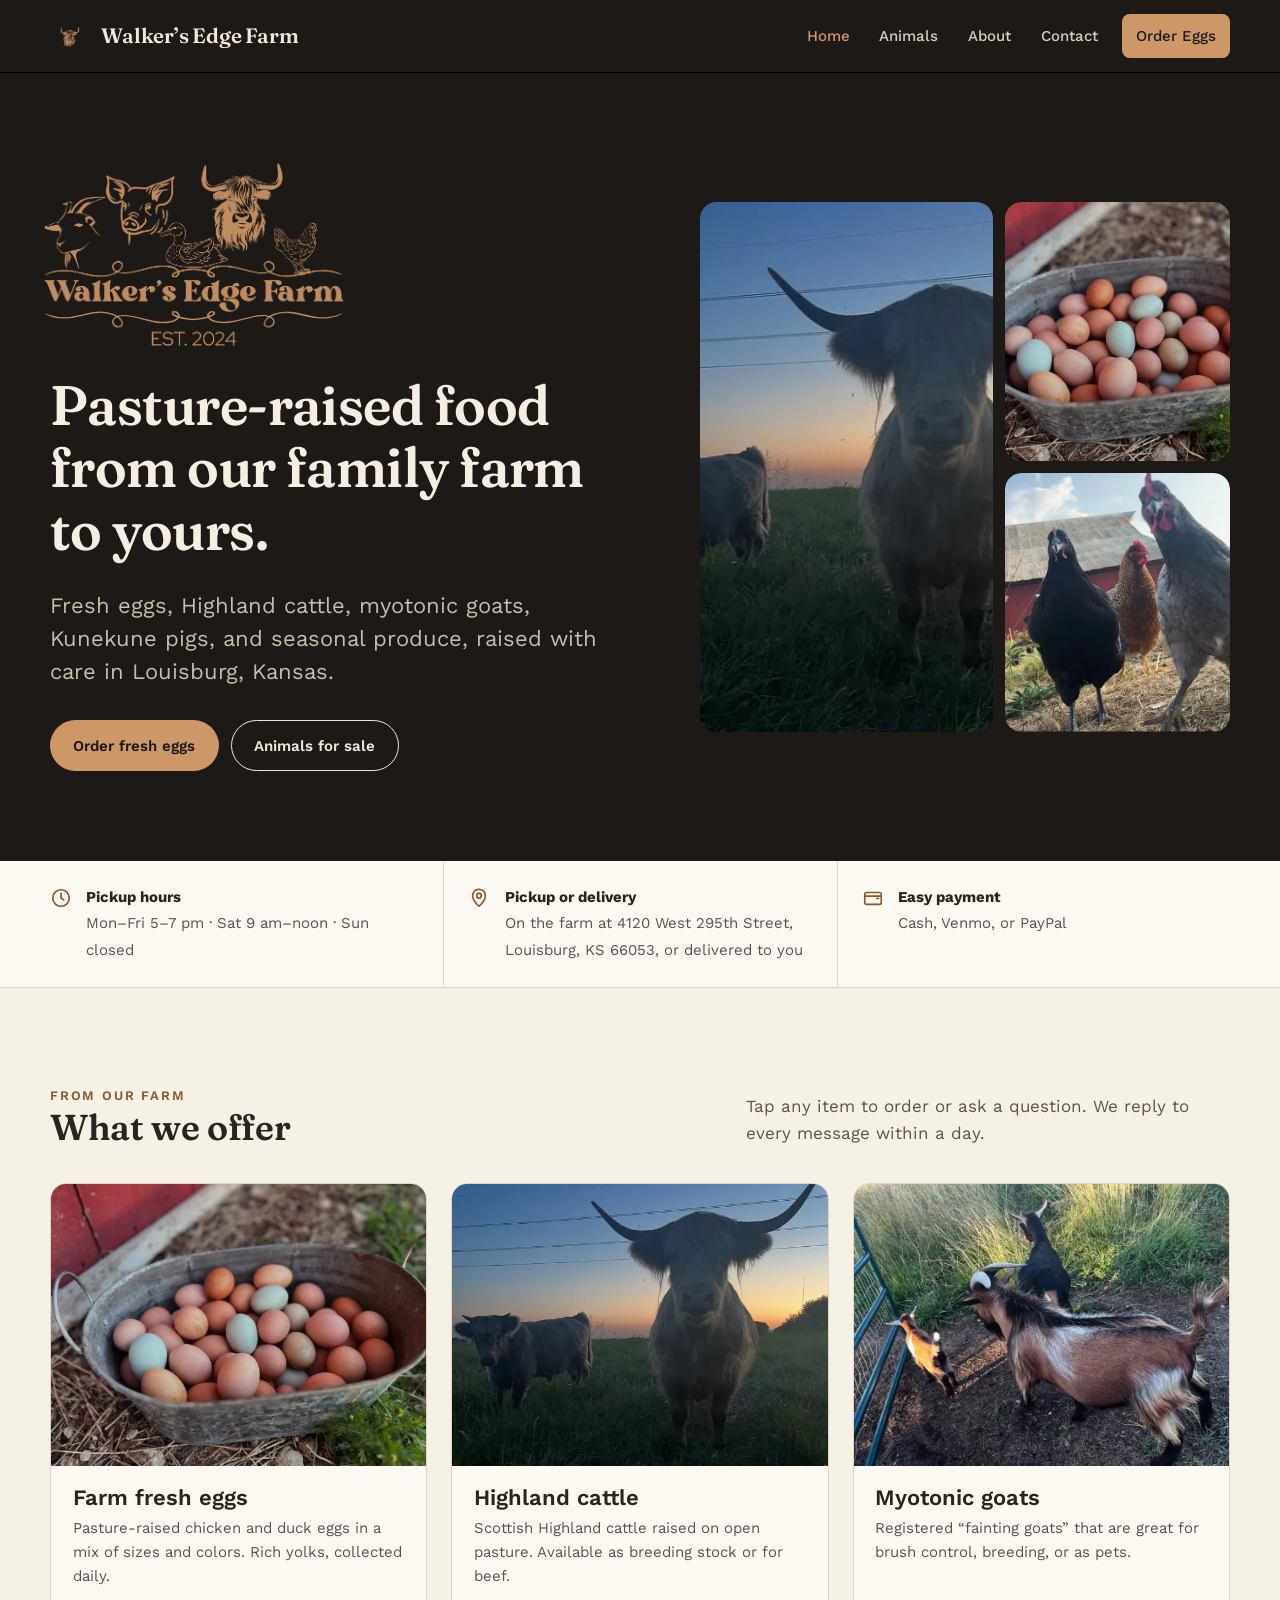
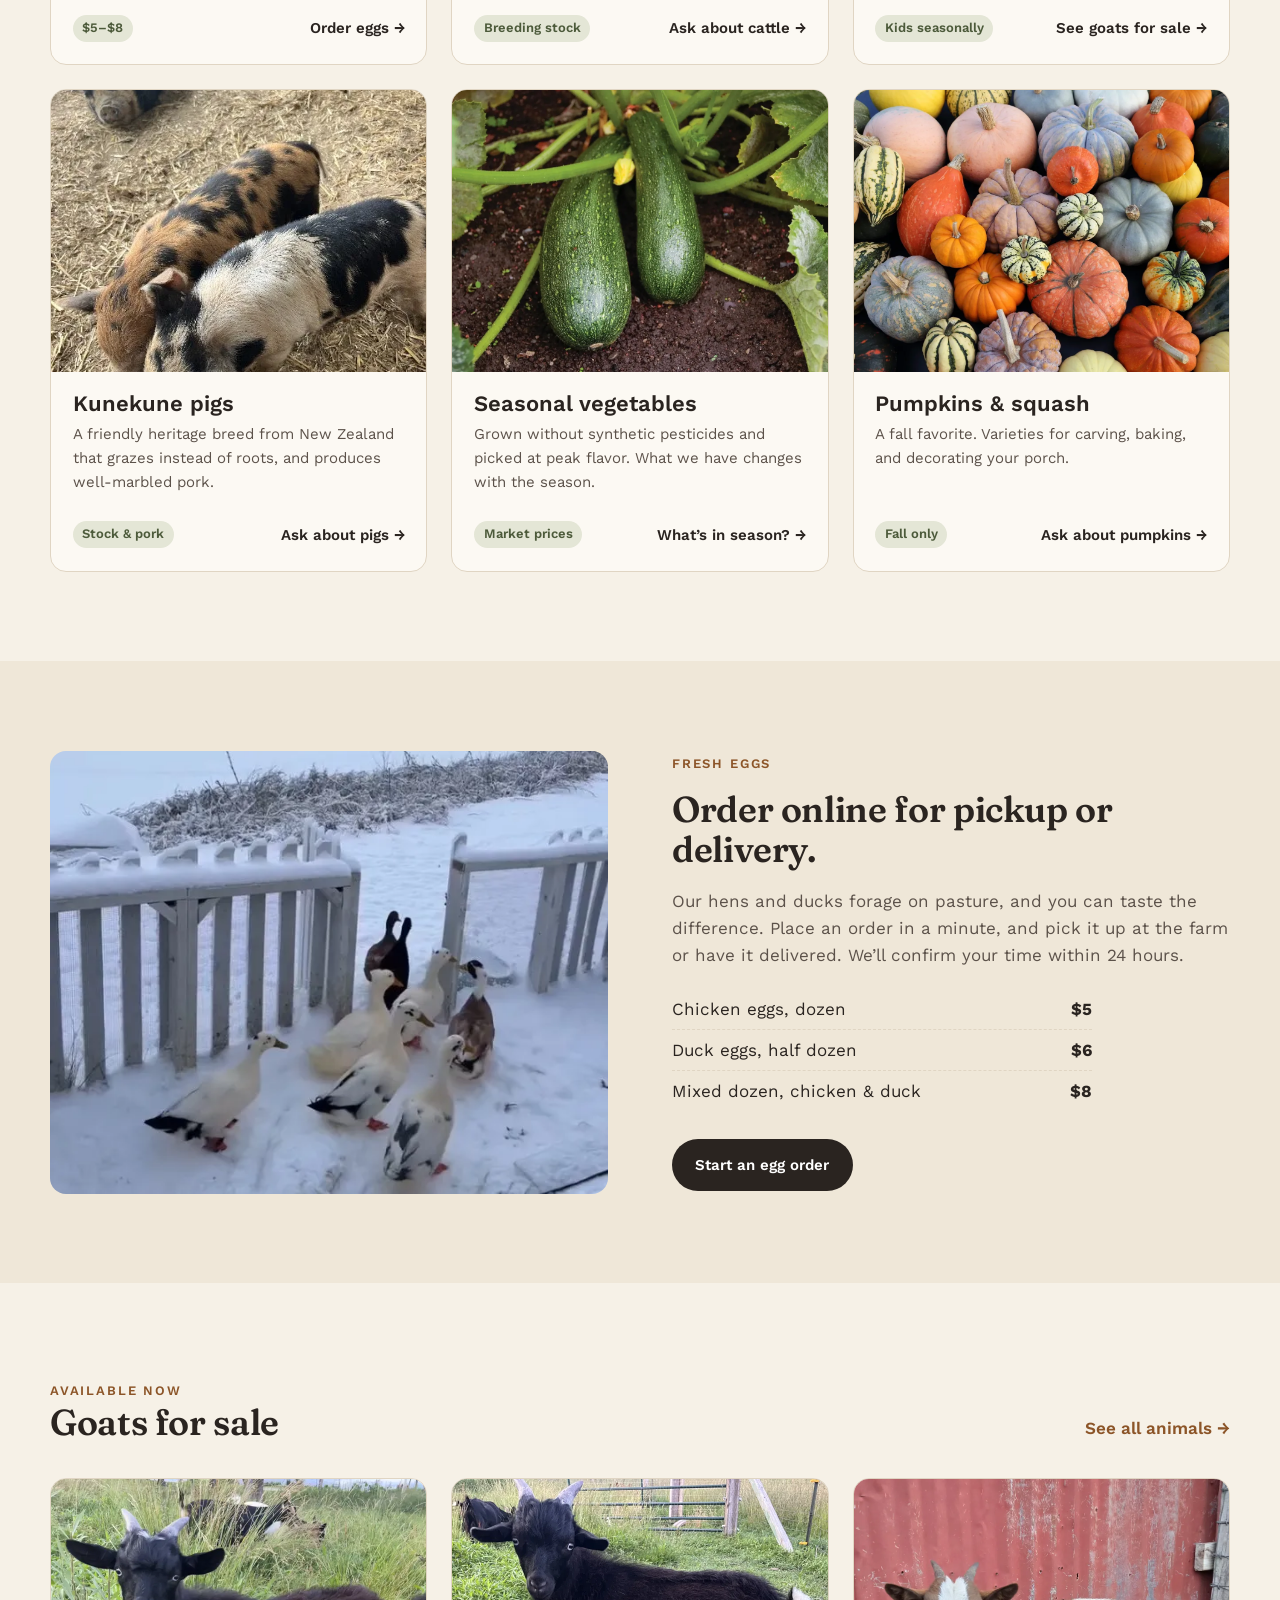
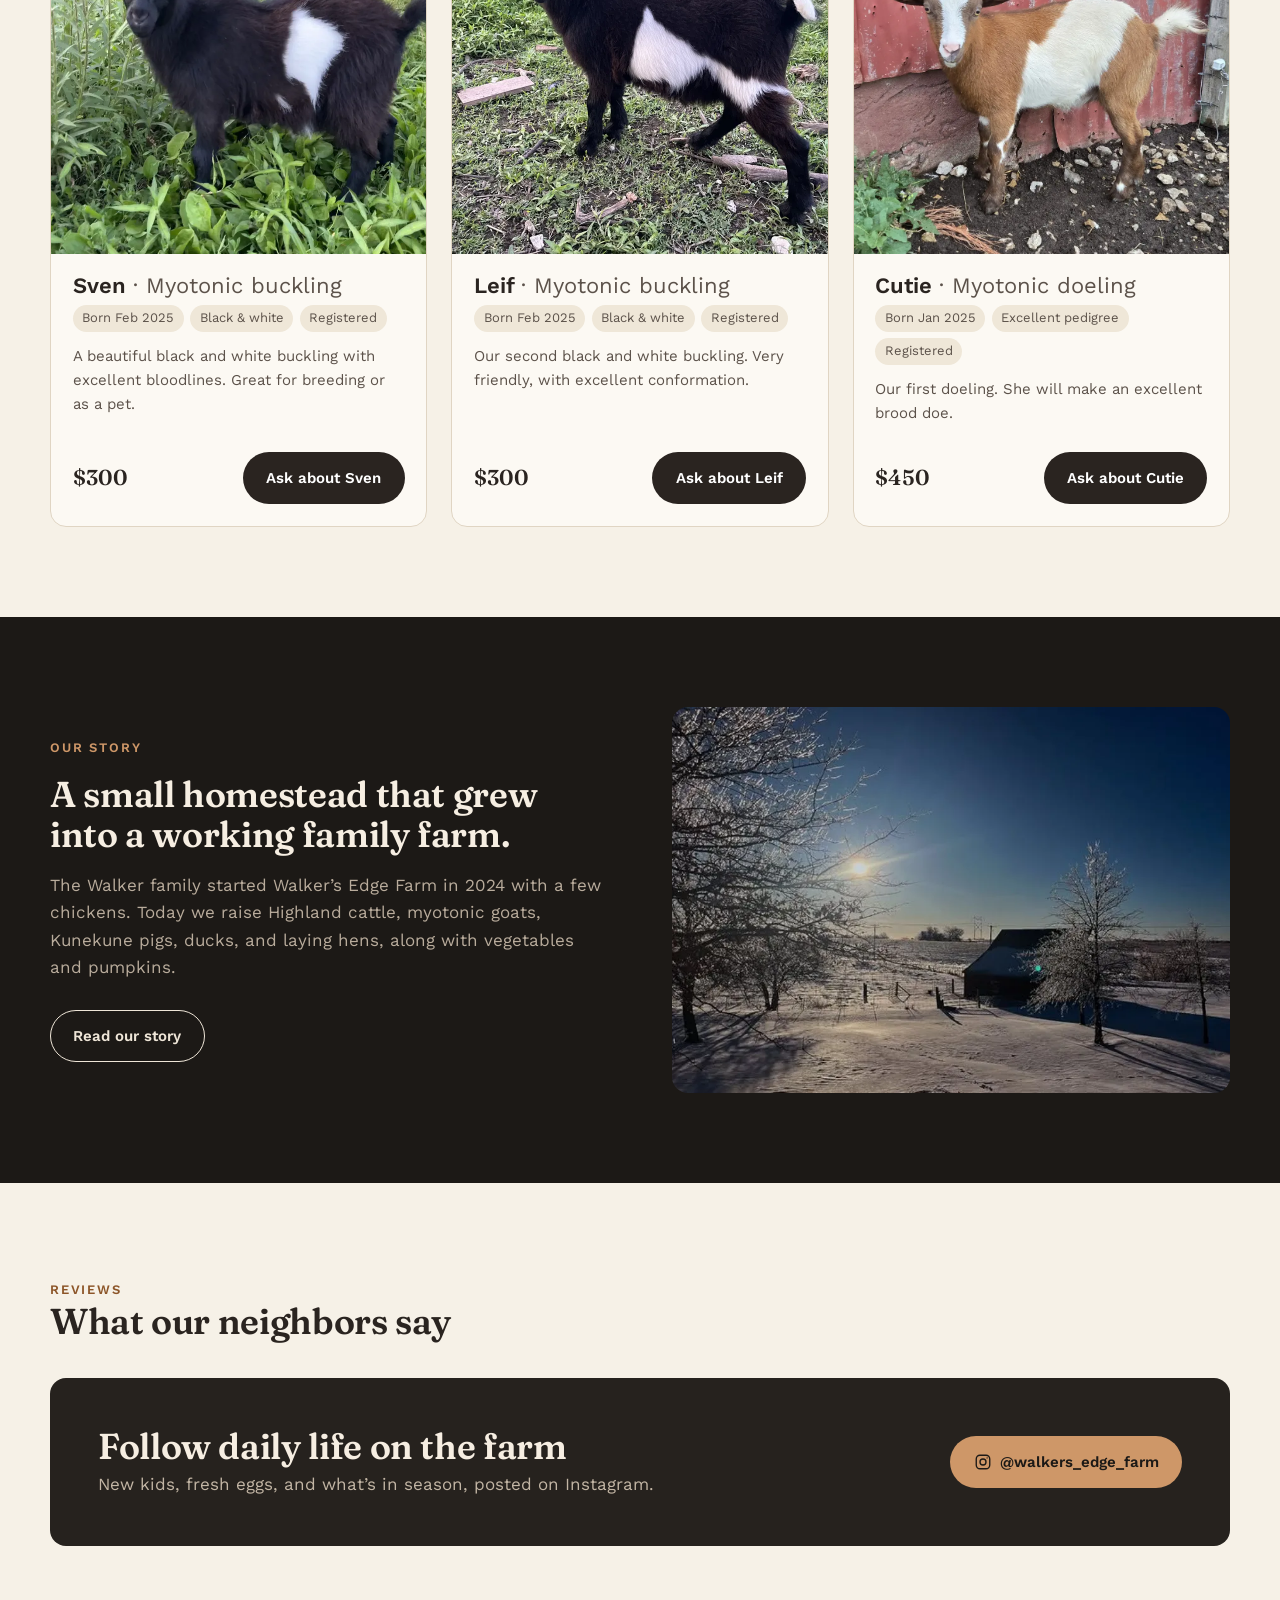
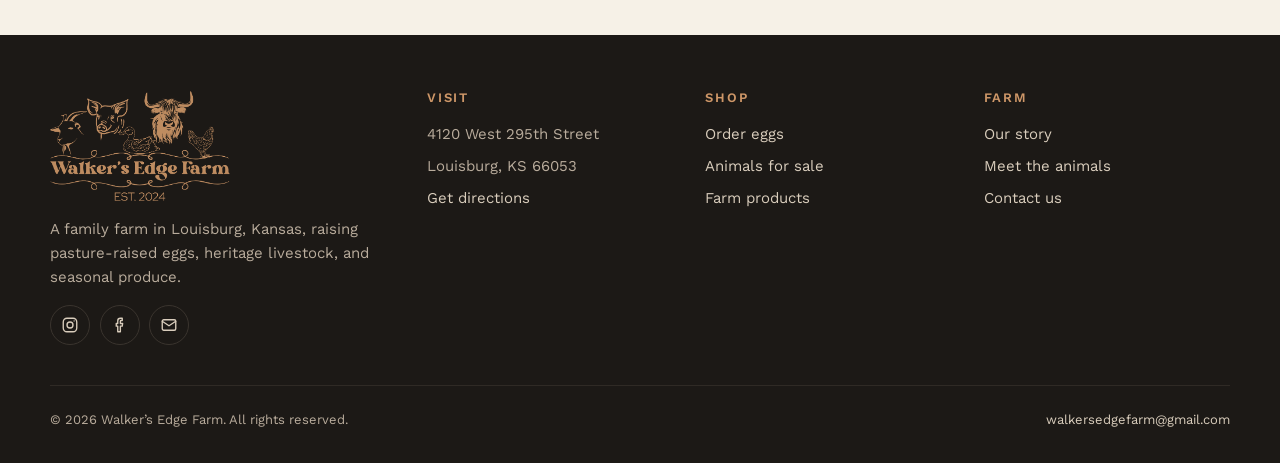
<file: index.html>
<!DOCTYPE html>
<html lang="en">
<head>
<meta charset="UTF-8">
<meta name="viewport" content="width=device-width, initial-scale=1">
<title>Walker's Edge Farm | Fresh Eggs & Heritage Livestock in Louisburg, KS</title>
<meta name="description" content="Family farm in Louisburg, Kansas offering pasture-raised eggs, Highland cattle, registered myotonic goats, Kunekune pigs, and seasonal produce.">
<link rel="canonical" href="https://walkersedgefarm.com/">
<meta property="og:type" content="website">
<meta property="og:title" content="Walker's Edge Farm | Fresh Eggs & Heritage Livestock in Louisburg, KS">
<meta property="og:description" content="Family farm in Louisburg, Kansas offering pasture-raised eggs, Highland cattle, registered myotonic goats, Kunekune pigs, and seasonal produce.">
<meta property="og:image" content="https://walkersedgefarm.com/img/highland-cattle.jpg">
<meta property="og:url" content="https://walkersedgefarm.com/">
<meta name="theme-color" content="#1c1916">
<link rel="icon" href="img/favicon.png" type="image/png">
<link rel="apple-touch-icon" href="img/apple-touch-icon.png">
<link rel="preconnect" href="https://fonts.googleapis.com">
<link rel="preconnect" href="https://fonts.gstatic.com" crossorigin>
<link href="https://fonts.googleapis.com/css2?family=Fraunces:opsz,wght,SOFT@9..144,500..700,50&family=Work+Sans:wght@400;500;600&display=swap" rel="stylesheet">
<link rel="stylesheet" href="css/styles.css">
<script type="application/ld+json">{"@context": "https://schema.org", "@type": "LocalBusiness", "name": "Walker's Edge Farm", "image": "https://walkersedgefarm.com/img/logo.png", "url": "https://walkersedgefarm.com", "email": "walkersedgefarm@gmail.com", "foundingDate": "2024", "address": {"@type": "PostalAddress", "streetAddress": "4120 West 295th Street", "addressLocality": "Louisburg", "addressRegion": "KS", "postalCode": "66053", "addressCountry": "US"}, "sameAs": ["https://www.instagram.com/walkers_edge_farm", "https://www.facebook.com/people/Walkers-Edge-Farm/61564915550157/"], "openingHoursSpecification": [{"@type": "OpeningHoursSpecification", "dayOfWeek": ["Monday", "Tuesday", "Wednesday", "Thursday", "Friday"], "opens": "17:00", "closes": "19:00"}, {"@type": "OpeningHoursSpecification", "dayOfWeek": ["Saturday"], "opens": "09:00", "closes": "12:00"}]}</script>
</head>
<body>
<a class="skip" href="#main">Skip to content</a>
<header class="site-header">
  <div class="wrap">
    <a class="brand" href="index.html" aria-label="Walker's Edge Farm home"><img src="img/favicon.png" alt="" width="40" height="40"><span>Walker&rsquo;s Edge Farm</span></a>
    <button class="menu-btn" aria-expanded="false" aria-controls="site-nav"><svg width="20" height="20" viewBox="0 0 24 24" fill="none" stroke="currentColor" stroke-width="1.8" stroke-linecap="round" stroke-linejoin="round" aria-hidden="true"><path d="M4 7h16M4 12h16M4 17h16"/></svg> Menu</button>
    <nav class="nav" id="site-nav" aria-label="Main"><a href="index.html" aria-current="page">Home</a><a href="animals.html">Animals</a><a href="about.html">About</a><a href="contact.html">Contact</a><a class="btn btn--copper" href="order.html">Order Eggs</a></nav>
  </div>
</header>
<main id="main">
<section class="hero">
  <div class="wrap">
    <div>
      <img class="hero-logo" src="img/logo.png" alt="Walker's Edge Farm, established 2024" width="617" height="377">
      <h1>Pasture-raised food from our family farm to yours.</h1>
      <p class="lede">Fresh eggs, Highland cattle, myotonic goats, Kunekune pigs, and seasonal produce, raised with care in Louisburg, Kansas.</p>
      <div class="btn-row"><a class="btn btn--copper" href="order.html">Order fresh eggs</a><a class="btn btn--ghost" href="animals.html#for-sale">Animals for sale</a></div>
    </div>
    <div class="hero-photos">
      <picture class="tall"><source srcset="img/highland-cattle.webp" type="image/webp"><img src="img/highland-cattle.jpg" alt="Highland cow standing in the pasture at sunset" loading="eager" decoding="async"></picture>
      <picture><source srcset="img/eggs.webp" type="image/webp"><img src="img/eggs.jpg" alt="Basket of brown, blue, and green farm eggs" loading="eager" decoding="async"></picture>
      <picture><source srcset="img/chickens.webp" type="image/webp"><img src="img/chickens.jpg" alt="Three hens in front of the red barn" loading="eager" decoding="async"></picture>
    </div>
  </div>
</section>
<section class="facts" aria-label="Pickup and delivery details">
  <div class="wrap">
    <div class="fact"><svg width="22" height="22" viewBox="0 0 24 24" fill="none" stroke="currentColor" stroke-width="1.8" stroke-linecap="round" stroke-linejoin="round" aria-hidden="true"><circle cx="12" cy="12" r="9"/><path d="M12 7v5l3 2"/></svg><div><strong>Pickup hours</strong><span>Mon&ndash;Fri 5&ndash;7 pm &middot; Sat 9 am&ndash;noon &middot; Sun closed</span></div></div>
    <div class="fact"><svg width="22" height="22" viewBox="0 0 24 24" fill="none" stroke="currentColor" stroke-width="1.8" stroke-linecap="round" stroke-linejoin="round" aria-hidden="true"><path d="M12 21s-7-6.2-7-11.5A7 7 0 0 1 19 9.5C19 14.8 12 21 12 21z"/><circle cx="12" cy="9.5" r="2.5"/></svg><div><strong>Pickup or delivery</strong><span>On the farm at 4120 West 295th Street, Louisburg, KS 66053, or delivered to you</span></div></div>
    <div class="fact"><svg width="22" height="22" viewBox="0 0 24 24" fill="none" stroke="currentColor" stroke-width="1.8" stroke-linecap="round" stroke-linejoin="round" aria-hidden="true"><rect x="3" y="6" width="18" height="13" rx="2"/><path d="M16 12.5h2M3 10h18"/></svg><div><strong>Easy payment</strong><span>Cash, Venmo, or PayPal</span></div></div>
  </div>
</section>
<section class="section" id="products">
  <div class="wrap">
    <div class="section-head"><div><p class="eyebrow">From our farm</p><h2>What we offer</h2></div><p class="muted" style="max-width:44ch">Tap any item to order or ask a question. We reply to every message within a day.</p></div>
    <div class="grid grid-3"><a class="card" href="order.html">
  <div class="card-media"><picture><source srcset="img/eggs.webp" type="image/webp"><img src="img/eggs.jpg" alt="Farm fresh eggs in a metal basket" loading="lazy" decoding="async"></picture></div>
  <div class="card-body"><h3>Farm fresh eggs</h3><p>Pasture-raised chicken and duck eggs in a mix of sizes and colors. Rich yolks, collected daily.</p>
  <div class="card-foot"><span class="tag">$5&ndash;$8</span><span class="link-arrow">Order eggs</span></div></div>
</a>
<a class="card" href="contact.html?topic=Highland+cattle">
  <div class="card-media"><picture><source srcset="img/highland-cattle.webp" type="image/webp"><img src="img/highland-cattle.jpg" alt="Highland cow on pasture at sunset" loading="lazy" decoding="async"></picture></div>
  <div class="card-body"><h3>Highland cattle</h3><p>Scottish Highland cattle raised on open pasture. Available as breeding stock or for beef.</p>
  <div class="card-foot"><span class="tag">Breeding stock</span><span class="link-arrow">Ask about cattle</span></div></div>
</a>
<a class="card" href="animals.html#for-sale">
  <div class="card-media"><picture><source srcset="img/goats.webp" type="image/webp"><img src="img/goats.jpg" alt="Myotonic goats in the pen" loading="lazy" decoding="async"></picture></div>
  <div class="card-body"><h3>Myotonic goats</h3><p>Registered &ldquo;fainting goats&rdquo; that are great for brush control, breeding, or as pets.</p>
  <div class="card-foot"><span class="tag">Kids seasonally</span><span class="link-arrow">See goats for sale</span></div></div>
</a>
<a class="card" href="contact.html?topic=Kunekune+pigs">
  <div class="card-media"><picture><source srcset="img/kunekune-pigs.webp" type="image/webp"><img src="img/kunekune-pigs.jpg" alt="Kunekune pigs resting in straw" loading="lazy" decoding="async"></picture></div>
  <div class="card-body"><h3>Kunekune pigs</h3><p>A friendly heritage breed from New Zealand that grazes instead of roots, and produces well-marbled pork.</p>
  <div class="card-foot"><span class="tag">Stock &amp; pork</span><span class="link-arrow">Ask about pigs</span></div></div>
</a>
<a class="card" href="contact.html?topic=Vegetables">
  <div class="card-media"><picture><source srcset="img/zucchini.webp" type="image/webp"><img src="img/zucchini.jpg" alt="Zucchini growing in the garden" loading="lazy" decoding="async"></picture></div>
  <div class="card-body"><h3>Seasonal vegetables</h3><p>Grown without synthetic pesticides and picked at peak flavor. What we have changes with the season.</p>
  <div class="card-foot"><span class="tag">Market prices</span><span class="link-arrow">What&rsquo;s in season?</span></div></div>
</a>
<a class="card" href="contact.html?topic=Pumpkins">
  <div class="card-media"><picture><source srcset="img/pumpkins.webp" type="image/webp"><img src="img/pumpkins.jpg" alt="Assorted pumpkins and winter squash" loading="lazy" decoding="async"></picture></div>
  <div class="card-body"><h3>Pumpkins &amp; squash</h3><p>A fall favorite. Varieties for carving, baking, and decorating your porch.</p>
  <div class="card-foot"><span class="tag">Fall only</span><span class="link-arrow">Ask about pumpkins</span></div></div>
</a></div>
  </div>
</section>
<section class="section section--tint">
  <div class="wrap split">
    <div><picture><source srcset="img/ducks.webp" type="image/webp"><img src="img/ducks.jpg" alt="Our ducks walking through fresh snow" width="631" height="501" loading="lazy" decoding="async"></picture></div>
    <div>
      <p class="eyebrow">Fresh eggs</p>
      <h2>Order online for pickup or delivery.</h2>
      <p class="muted">Our hens and ducks forage on pasture, and you can taste the difference. Place an order in a minute, and pick it up at the farm or have it delivered. We&rsquo;ll confirm your time within 24 hours.</p>
      <ul class="price-list" style="margin:1.25rem 0 1.75rem;max-width:420px">
        <li><span>Chicken eggs, dozen</span><b>$5</b></li>
        <li><span>Duck eggs, half dozen</span><b>$6</b></li>
        <li><span>Mixed dozen, chicken &amp; duck</span><b>$8</b></li>
      </ul>
      <a class="btn btn--dark" href="order.html">Start an egg order</a>
    </div>
  </div>
</section>
<section class="section" id="for-sale">
  <div class="wrap">
    <div class="section-head"><div><p class="eyebrow">Available now</p><h2>Goats for sale</h2></div><a class="link-arrow" href="animals.html#for-sale">See all animals</a></div>
    <div class="grid grid-3"><article class="card sale-card">
  <div class="card-media"><picture><source srcset="img/sven.webp" type="image/webp"><img src="img/sven.jpg" alt="Sven, a myotonic buckling" loading="lazy" decoding="async"></picture></div>
  <div class="card-body"><h3>Sven <span class="muted" style="font-weight:400">&middot; Myotonic buckling</span></h3>
  <div class="sale-meta"><span>Born Feb 2025</span><span>Black &amp; white</span><span>Registered</span></div>
  <p>A beautiful black and white buckling with excellent bloodlines. Great for breeding or as a pet.</p>
  <div class="card-foot"><span class="price">$300</span><a class="btn btn--dark" href="contact.html?topic=Goat+for+sale%3A+Sven">Ask about Sven</a></div></div>
</article>
<article class="card sale-card">
  <div class="card-media"><picture><source srcset="img/leif.webp" type="image/webp"><img src="img/leif.jpg" alt="Leif, a myotonic buckling" loading="lazy" decoding="async"></picture></div>
  <div class="card-body"><h3>Leif <span class="muted" style="font-weight:400">&middot; Myotonic buckling</span></h3>
  <div class="sale-meta"><span>Born Feb 2025</span><span>Black &amp; white</span><span>Registered</span></div>
  <p>Our second black and white buckling. Very friendly, with excellent conformation.</p>
  <div class="card-foot"><span class="price">$300</span><a class="btn btn--dark" href="contact.html?topic=Goat+for+sale%3A+Leif">Ask about Leif</a></div></div>
</article>
<article class="card sale-card">
  <div class="card-media"><picture><source srcset="img/cutie.webp" type="image/webp"><img src="img/cutie.jpg" alt="Cutie, a myotonic doeling" loading="lazy" decoding="async"></picture></div>
  <div class="card-body"><h3>Cutie <span class="muted" style="font-weight:400">&middot; Myotonic doeling</span></h3>
  <div class="sale-meta"><span>Born Jan 2025</span><span>Excellent pedigree</span><span>Registered</span></div>
  <p>Our first doeling. She will make an excellent brood doe.</p>
  <div class="card-foot"><span class="price">$450</span><a class="btn btn--dark" href="contact.html?topic=Goat+for+sale%3A+Cutie">Ask about Cutie</a></div></div>
</article></div>
  </div>
</section>
<section class="section section--dark">
  <div class="wrap split split--rev">
    <div><picture><source srcset="img/snow-barn.webp" type="image/webp"><img src="img/snow-barn.jpg" alt="The barn at Walker&rsquo;s Edge Farm on a snowy morning" width="886" height="614" loading="lazy" decoding="async"></picture></div>
    <div>
      <p class="eyebrow">Our story</p>
      <h2 style="color:#f6eee2">A small homestead that grew into a working family farm.</h2>
      <p class="muted">The Walker family started Walker&rsquo;s Edge Farm in 2024 with a few chickens. Today we raise Highland cattle, myotonic goats, Kunekune pigs, ducks, and laying hens, along with vegetables and pumpkins.</p>
      <a class="btn btn--ghost" href="about.html" style="margin-top:.75rem">Read our story</a>
    </div>
  </div>
</section>
<section class="section">
  <div class="wrap">
    <div class="section-head"><div><p class="eyebrow">Reviews</p><h2>What our neighbors say</h2></div></div>
    <script src="https://elfsightcdn.com/platform.js" async></script>
    <div class="elfsight-app-69a62b04-50c7-46d8-9f9d-1e63221ea5bd" data-elfsight-app-lazy></div>
    <div class="band mt-2">
      <div><h2>Follow daily life on the farm</h2><p>New kids, fresh eggs, and what&rsquo;s in season, posted on Instagram.</p></div>
      <a class="btn btn--copper" href="https://www.instagram.com/walkers_edge_farm"><svg width="18" height="18" viewBox="0 0 24 24" fill="none" stroke="currentColor" stroke-width="1.8" stroke-linecap="round" stroke-linejoin="round" aria-hidden="true"><rect x="3" y="3" width="18" height="18" rx="5"/><circle cx="12" cy="12" r="4"/><path d="M17.5 6.5h.01"/></svg> @walkers_edge_farm</a>
    </div>
  </div>
</section>
</main>
<footer class="site-footer">
  <div class="wrap">
    <div class="foot-grid">
      <div>
        <img class="foot-logo" src="img/logo.png" alt="Walker's Edge Farm, established 2024" width="220" height="134" loading="lazy">
        <p>A family farm in Louisburg, Kansas, raising pasture-raised eggs, heritage livestock, and seasonal produce.</p>
        <div class="socials"><a href="https://www.instagram.com/walkers_edge_farm" aria-label="Instagram"><svg width="18" height="18" viewBox="0 0 24 24" fill="none" stroke="currentColor" stroke-width="1.8" stroke-linecap="round" stroke-linejoin="round" aria-hidden="true"><rect x="3" y="3" width="18" height="18" rx="5"/><circle cx="12" cy="12" r="4"/><path d="M17.5 6.5h.01"/></svg></a><a href="https://www.facebook.com/people/Walkers-Edge-Farm/61564915550157/" aria-label="Facebook"><svg width="18" height="18" viewBox="0 0 24 24" fill="none" stroke="currentColor" stroke-width="1.8" stroke-linecap="round" stroke-linejoin="round" aria-hidden="true"><path d="M15 3h-2.5A3.5 3.5 0 0 0 9 6.5V10H7v3.5h2V21h3.5v-7.5H15l.5-3.5h-3V7a1 1 0 0 1 1-1H15z"/></svg></a><a href="mailto:walkersedgefarm@gmail.com" aria-label="Email"><svg width="18" height="18" viewBox="0 0 24 24" fill="none" stroke="currentColor" stroke-width="1.8" stroke-linecap="round" stroke-linejoin="round" aria-hidden="true"><rect x="3" y="5" width="18" height="14" rx="2"/><path d="m3 7 9 6 9-6"/></svg></a></div>
      </div>
      <div><h2>Visit</h2><ul><li>4120 West 295th Street</li><li>Louisburg, KS 66053</li><li><a href="https://www.google.com/maps/search/?api=1&query=4120+W+295th+St+Louisburg+KS+66053">Get directions</a></li></ul></div>
      <div><h2>Shop</h2><ul><li><a href="order.html">Order eggs</a></li><li><a href="animals.html#for-sale">Animals for sale</a></li><li><a href="index.html#products">Farm products</a></li></ul></div>
      <div><h2>Farm</h2><ul><li><a href="about.html">Our story</a></li><li><a href="animals.html#meet">Meet the animals</a></li><li><a href="contact.html">Contact us</a></li></ul></div>
    </div>
    <div class="foot-bottom"><span>&copy; <span data-year>2026</span> Walker&rsquo;s Edge Farm. All rights reserved.</span><a href="mailto:walkersedgefarm@gmail.com">walkersedgefarm@gmail.com</a></div>
  </div>
</footer>
<script src="js/main.js" defer></script>
</body>
</html>
</file>
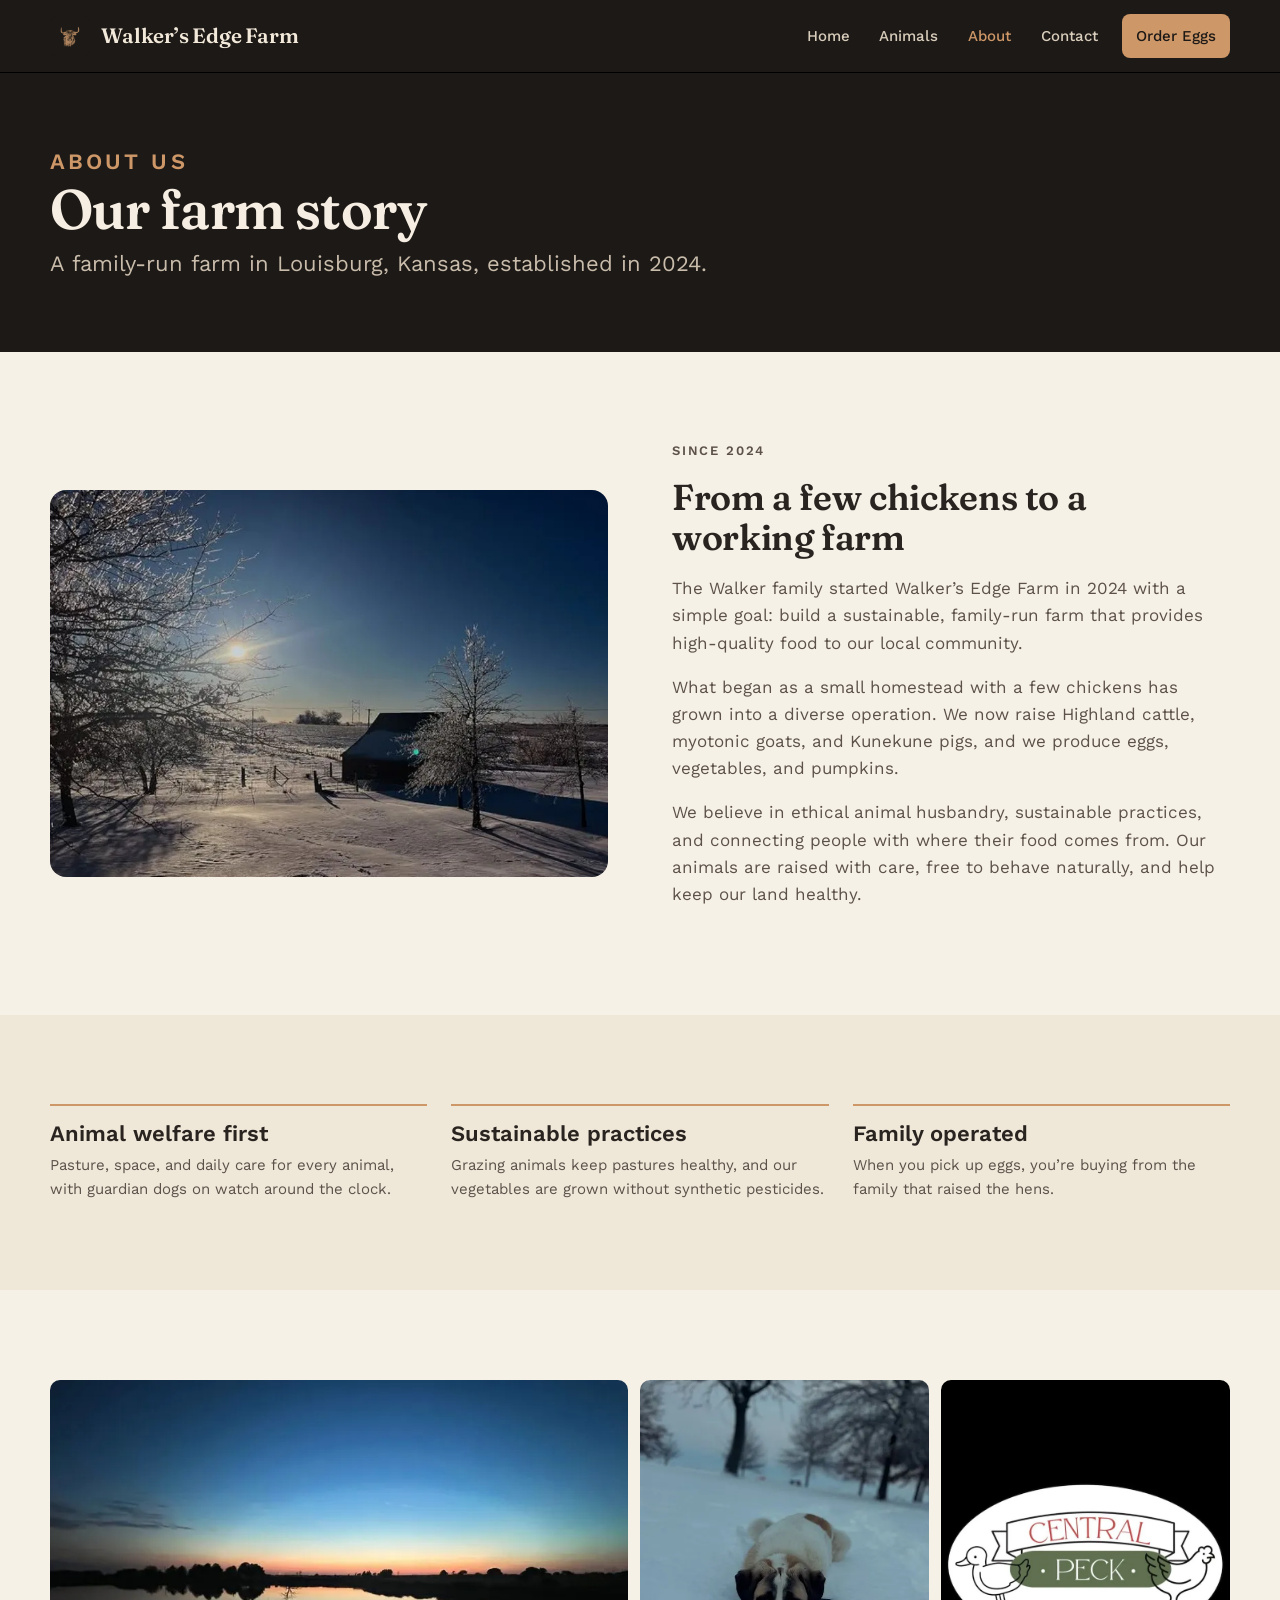
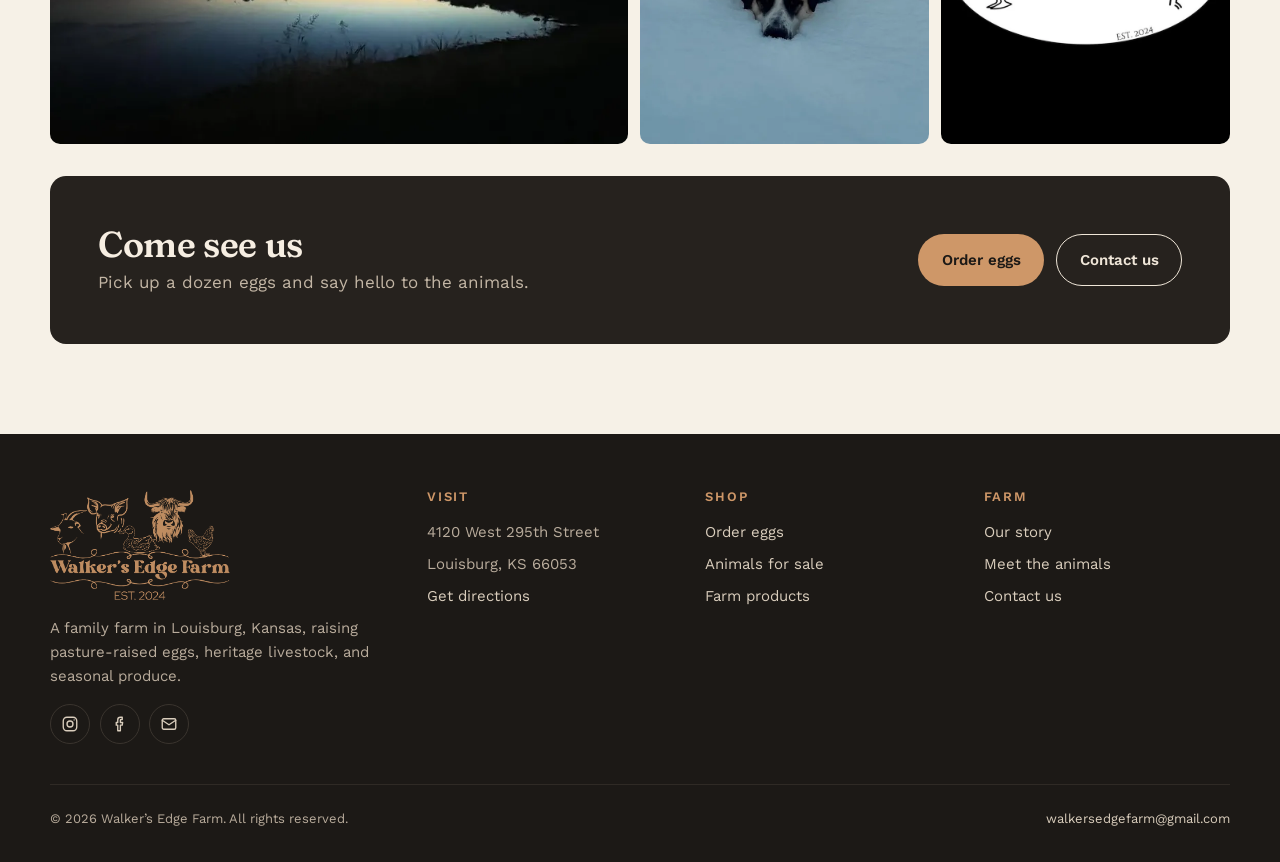
<file: about.html>
<!DOCTYPE html>
<html lang="en">
<head>
<meta charset="UTF-8">
<meta name="viewport" content="width=device-width, initial-scale=1">
<title>About Our Family Farm | Walker's Edge Farm</title>
<meta name="description" content="Walker's Edge Farm is a family-run farm in Louisburg, Kansas, established in 2024, focused on animal welfare and sustainable practices.">
<link rel="canonical" href="https://walkersedgefarm.com/about.html">
<meta property="og:type" content="website">
<meta property="og:title" content="About Our Family Farm | Walker's Edge Farm">
<meta property="og:description" content="Walker's Edge Farm is a family-run farm in Louisburg, Kansas, established in 2024, focused on animal welfare and sustainable practices.">
<meta property="og:image" content="https://walkersedgefarm.com/img/snow-barn.jpg">
<meta property="og:url" content="https://walkersedgefarm.com/about.html">
<meta name="theme-color" content="#1c1916">
<link rel="icon" href="img/favicon.png" type="image/png">
<link rel="apple-touch-icon" href="img/apple-touch-icon.png">
<link rel="preconnect" href="https://fonts.googleapis.com">
<link rel="preconnect" href="https://fonts.gstatic.com" crossorigin>
<link href="https://fonts.googleapis.com/css2?family=Fraunces:opsz,wght,SOFT@9..144,500..700,50&family=Work+Sans:wght@400;500;600&display=swap" rel="stylesheet">
<link rel="stylesheet" href="css/styles.css">

</head>
<body>
<a class="skip" href="#main">Skip to content</a>
<header class="site-header">
  <div class="wrap">
    <a class="brand" href="index.html" aria-label="Walker's Edge Farm home"><img src="img/favicon.png" alt="" width="40" height="40"><span>Walker&rsquo;s Edge Farm</span></a>
    <button class="menu-btn" aria-expanded="false" aria-controls="site-nav"><svg width="20" height="20" viewBox="0 0 24 24" fill="none" stroke="currentColor" stroke-width="1.8" stroke-linecap="round" stroke-linejoin="round" aria-hidden="true"><path d="M4 7h16M4 12h16M4 17h16"/></svg> Menu</button>
    <nav class="nav" id="site-nav" aria-label="Main"><a href="index.html">Home</a><a href="animals.html">Animals</a><a href="about.html" aria-current="page">About</a><a href="contact.html">Contact</a><a class="btn btn--copper" href="order.html">Order Eggs</a></nav>
  </div>
</header>
<main id="main">
<section class="page-head"><div class="wrap"><p class="eyebrow">About us</p><h1>Our farm story</h1><p>A family-run farm in Louisburg, Kansas, established in 2024.</p></div></section>
<section class="section">
  <div class="wrap split">
    <div><picture><source srcset="img/snow-barn.webp" type="image/webp"><img src="img/snow-barn.jpg" alt="The barn at Walker&rsquo;s Edge Farm on a snowy morning" width="886" height="614" loading="eager" decoding="async"></picture></div>
    <div class="prose">
      <p class="eyebrow">Since 2024</p>
      <h2>From a few chickens to a working farm</h2>
      <p>The Walker family started Walker&rsquo;s Edge Farm in 2024 with a simple goal: build a sustainable, family-run farm that provides high-quality food to our local community.</p>
      <p>What began as a small homestead with a few chickens has grown into a diverse operation. We now raise Highland cattle, myotonic goats, and Kunekune pigs, and we produce eggs, vegetables, and pumpkins.</p>
      <p>We believe in ethical animal husbandry, sustainable practices, and connecting people with where their food comes from. Our animals are raised with care, free to behave naturally, and help keep our land healthy.</p>
    </div>
  </div>
</section>
<section class="section section--tint">
  <div class="wrap">
    <div class="values">
      <div><h3>Animal welfare first</h3><p>Pasture, space, and daily care for every animal, with guardian dogs on watch around the clock.</p></div>
      <div><h3>Sustainable practices</h3><p>Grazing animals keep pastures healthy, and our vegetables are grown without synthetic pesticides.</p></div>
      <div><h3>Family operated</h3><p>When you pick up eggs, you&rsquo;re buying from the family that raised the hens.</p></div>
    </div>
  </div>
</section>
<section class="section">
  <div class="wrap">
    <div class="photo-row">
      <picture><source srcset="img/pond-sunset.webp" type="image/webp"><img src="img/pond-sunset.jpg" alt="Sunset over the farm pond" loading="lazy" decoding="async"></picture>
      <picture><source srcset="img/cooper.webp" type="image/webp"><img src="img/cooper.jpg" alt="Cooper, our livestock guardian dog" loading="lazy" decoding="async"></picture>
      <picture class="contain"><source srcset="img/central-peck.webp" type="image/webp"><img src="img/central-peck.jpg" alt="Central Peck, the name of our chicken coop" loading="lazy" decoding="async"></picture>
    </div>
    <div class="band mt-2"><div><h2>Come see us</h2><p>Pick up a dozen eggs and say hello to the animals.</p></div><div class="btn-row"><a class="btn btn--copper" href="order.html">Order eggs</a><a class="btn btn--ghost" href="contact.html">Contact us</a></div></div>
  </div>
</section>
</main>
<footer class="site-footer">
  <div class="wrap">
    <div class="foot-grid">
      <div>
        <img class="foot-logo" src="img/logo.png" alt="Walker's Edge Farm, established 2024" width="220" height="134" loading="lazy">
        <p>A family farm in Louisburg, Kansas, raising pasture-raised eggs, heritage livestock, and seasonal produce.</p>
        <div class="socials"><a href="https://www.instagram.com/walkers_edge_farm" aria-label="Instagram"><svg width="18" height="18" viewBox="0 0 24 24" fill="none" stroke="currentColor" stroke-width="1.8" stroke-linecap="round" stroke-linejoin="round" aria-hidden="true"><rect x="3" y="3" width="18" height="18" rx="5"/><circle cx="12" cy="12" r="4"/><path d="M17.5 6.5h.01"/></svg></a><a href="https://www.facebook.com/people/Walkers-Edge-Farm/61564915550157/" aria-label="Facebook"><svg width="18" height="18" viewBox="0 0 24 24" fill="none" stroke="currentColor" stroke-width="1.8" stroke-linecap="round" stroke-linejoin="round" aria-hidden="true"><path d="M15 3h-2.5A3.5 3.5 0 0 0 9 6.5V10H7v3.5h2V21h3.5v-7.5H15l.5-3.5h-3V7a1 1 0 0 1 1-1H15z"/></svg></a><a href="mailto:walkersedgefarm@gmail.com" aria-label="Email"><svg width="18" height="18" viewBox="0 0 24 24" fill="none" stroke="currentColor" stroke-width="1.8" stroke-linecap="round" stroke-linejoin="round" aria-hidden="true"><rect x="3" y="5" width="18" height="14" rx="2"/><path d="m3 7 9 6 9-6"/></svg></a></div>
      </div>
      <div><h2>Visit</h2><ul><li>4120 West 295th Street</li><li>Louisburg, KS 66053</li><li><a href="https://www.google.com/maps/search/?api=1&query=4120+W+295th+St+Louisburg+KS+66053">Get directions</a></li></ul></div>
      <div><h2>Shop</h2><ul><li><a href="order.html">Order eggs</a></li><li><a href="animals.html#for-sale">Animals for sale</a></li><li><a href="index.html#products">Farm products</a></li></ul></div>
      <div><h2>Farm</h2><ul><li><a href="about.html">Our story</a></li><li><a href="animals.html#meet">Meet the animals</a></li><li><a href="contact.html">Contact us</a></li></ul></div>
    </div>
    <div class="foot-bottom"><span>&copy; <span data-year>2026</span> Walker&rsquo;s Edge Farm. All rights reserved.</span><a href="mailto:walkersedgefarm@gmail.com">walkersedgefarm@gmail.com</a></div>
  </div>
</footer>
<script src="js/main.js" defer></script>
</body>
</html>
</file>
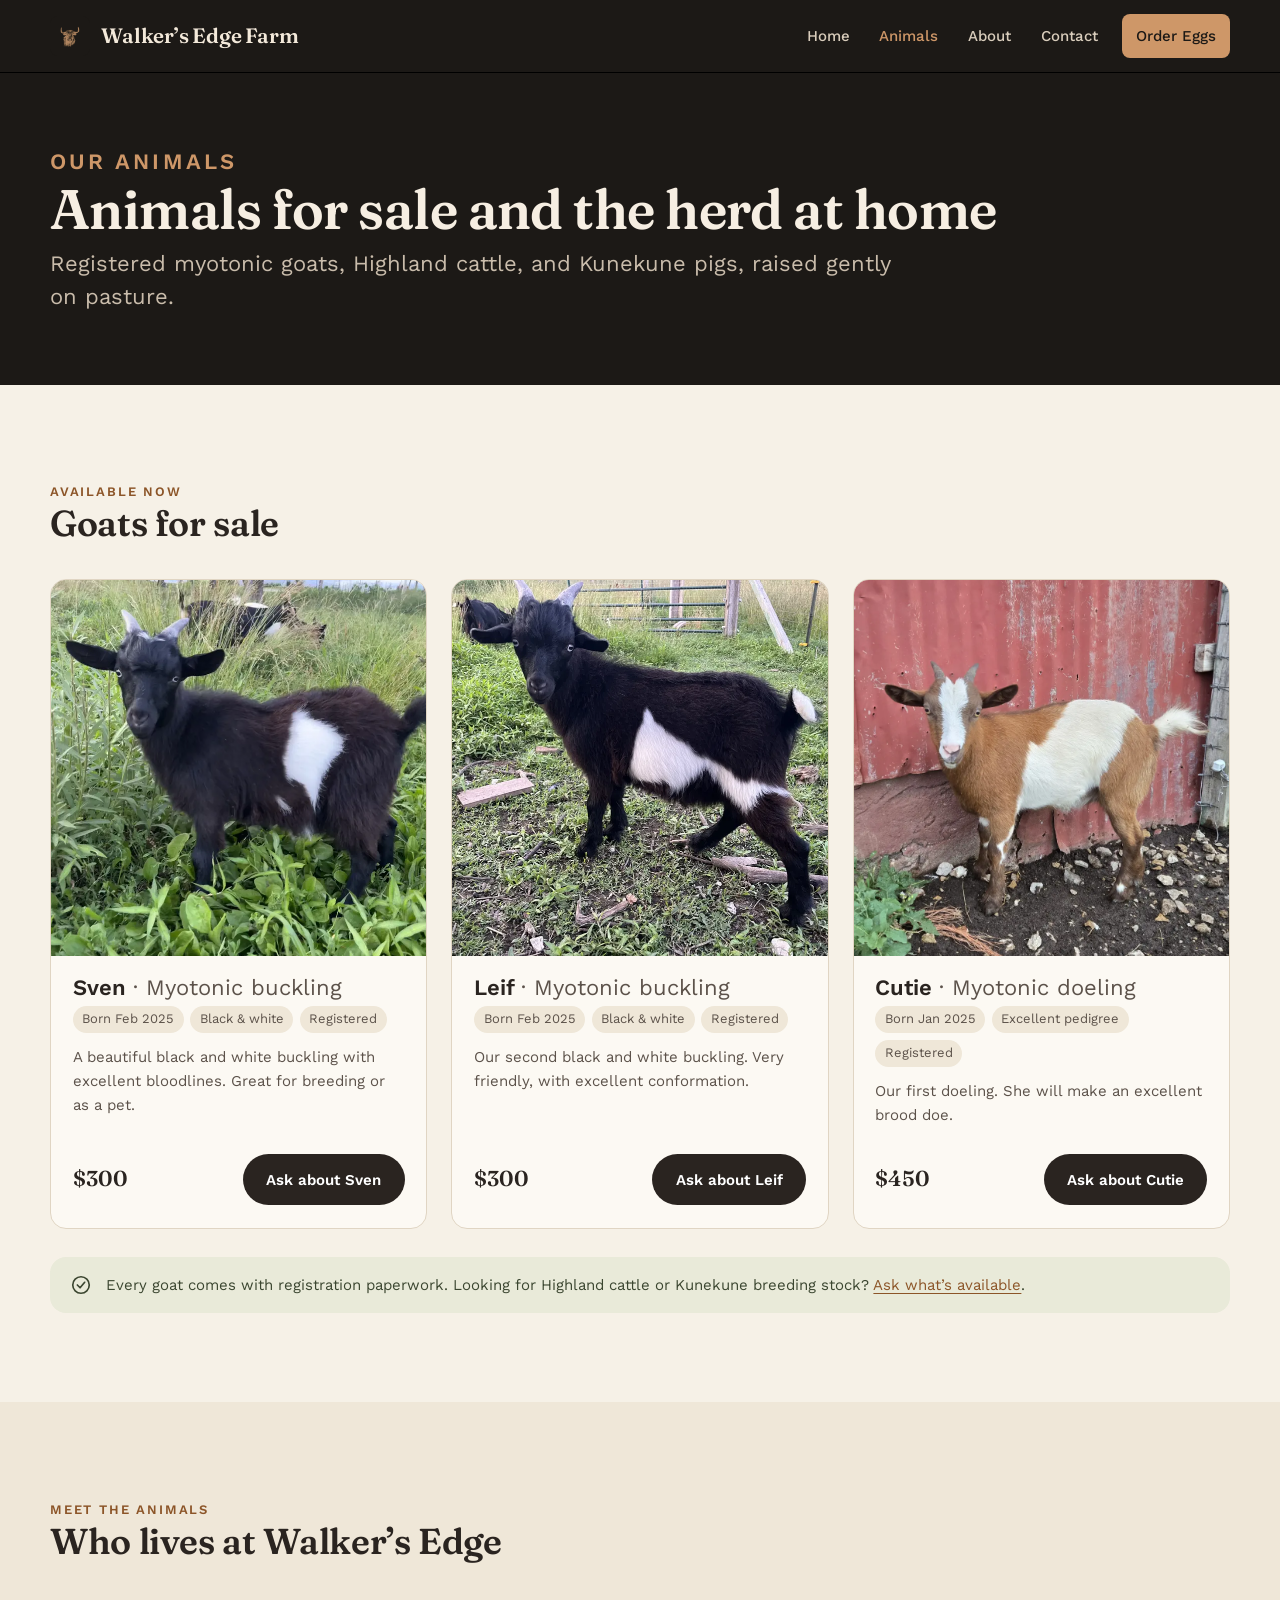
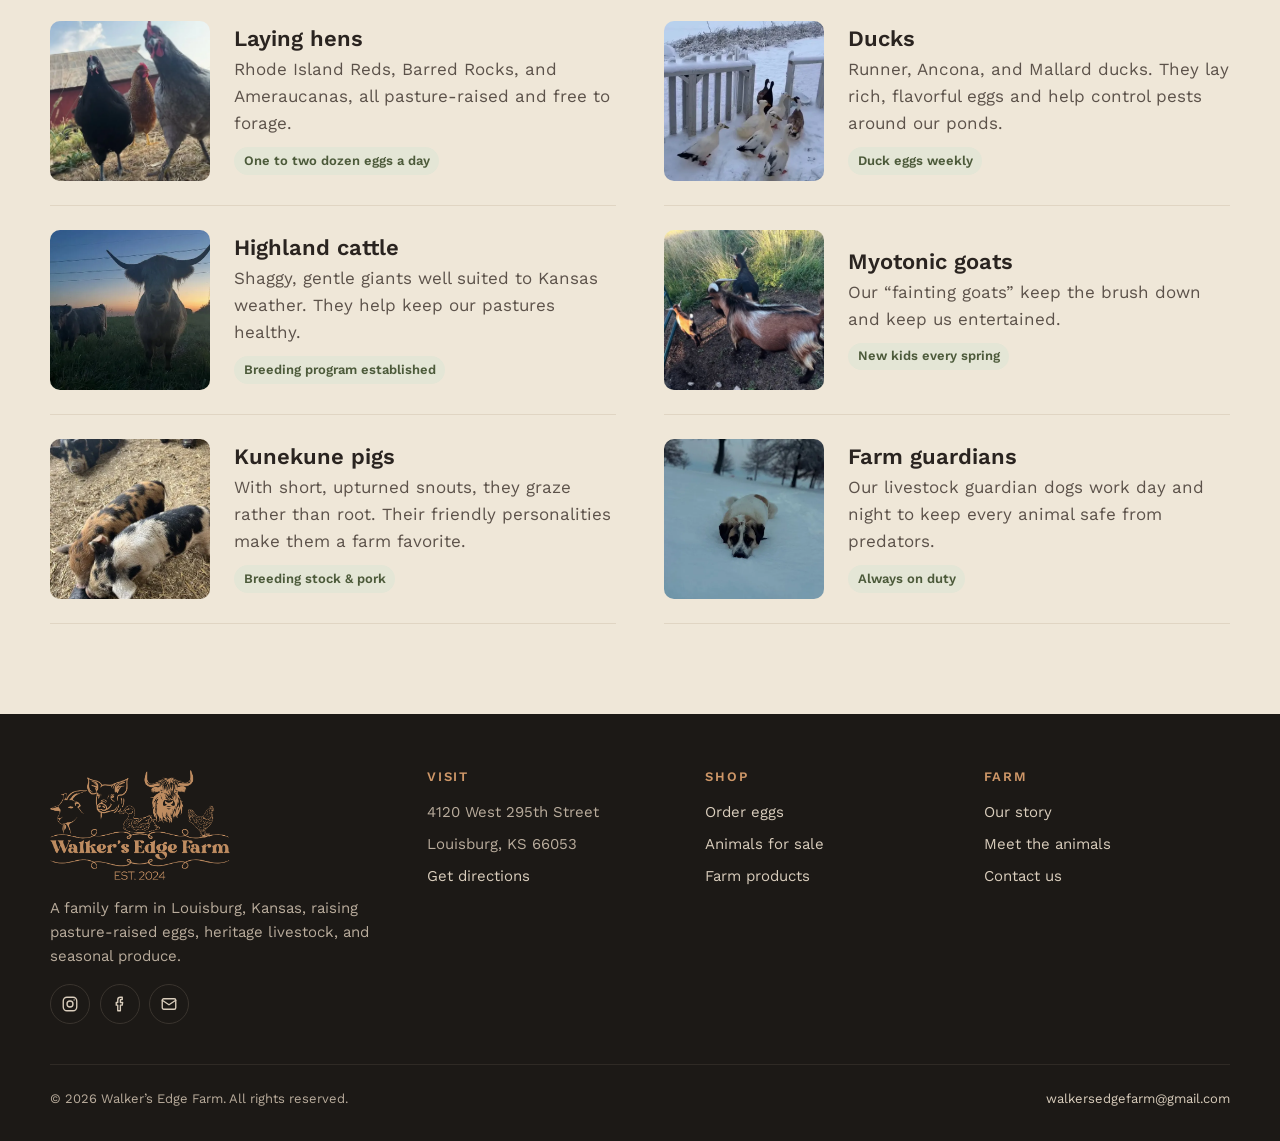
<file: animals.html>
<!DOCTYPE html>
<html lang="en">
<head>
<meta charset="UTF-8">
<meta name="viewport" content="width=device-width, initial-scale=1">
<title>Animals for Sale & Our Herd | Walker's Edge Farm</title>
<meta name="description" content="Registered myotonic goats for sale, plus Highland cattle, Kunekune pigs, ducks, and laying hens at Walker's Edge Farm in Louisburg, KS.">
<link rel="canonical" href="https://walkersedgefarm.com/animals.html">
<meta property="og:type" content="website">
<meta property="og:title" content="Animals for Sale & Our Herd | Walker's Edge Farm">
<meta property="og:description" content="Registered myotonic goats for sale, plus Highland cattle, Kunekune pigs, ducks, and laying hens at Walker's Edge Farm in Louisburg, KS.">
<meta property="og:image" content="https://walkersedgefarm.com/img/sven.jpg">
<meta property="og:url" content="https://walkersedgefarm.com/animals.html">
<meta name="theme-color" content="#1c1916">
<link rel="icon" href="img/favicon.png" type="image/png">
<link rel="apple-touch-icon" href="img/apple-touch-icon.png">
<link rel="preconnect" href="https://fonts.googleapis.com">
<link rel="preconnect" href="https://fonts.gstatic.com" crossorigin>
<link href="https://fonts.googleapis.com/css2?family=Fraunces:opsz,wght,SOFT@9..144,500..700,50&family=Work+Sans:wght@400;500;600&display=swap" rel="stylesheet">
<link rel="stylesheet" href="css/styles.css">

</head>
<body>
<a class="skip" href="#main">Skip to content</a>
<header class="site-header">
  <div class="wrap">
    <a class="brand" href="index.html" aria-label="Walker's Edge Farm home"><img src="img/favicon.png" alt="" width="40" height="40"><span>Walker&rsquo;s Edge Farm</span></a>
    <button class="menu-btn" aria-expanded="false" aria-controls="site-nav"><svg width="20" height="20" viewBox="0 0 24 24" fill="none" stroke="currentColor" stroke-width="1.8" stroke-linecap="round" stroke-linejoin="round" aria-hidden="true"><path d="M4 7h16M4 12h16M4 17h16"/></svg> Menu</button>
    <nav class="nav" id="site-nav" aria-label="Main"><a href="index.html">Home</a><a href="animals.html" aria-current="page">Animals</a><a href="about.html">About</a><a href="contact.html">Contact</a><a class="btn btn--copper" href="order.html">Order Eggs</a></nav>
  </div>
</header>
<main id="main">
<section class="page-head"><div class="wrap"><p class="eyebrow">Our animals</p><h1>Animals for sale and the herd at home</h1><p>Registered myotonic goats, Highland cattle, and Kunekune pigs, raised gently on pasture.</p></div></section>
<section class="section" id="for-sale">
  <div class="wrap">
    <div class="section-head"><div><p class="eyebrow">Available now</p><h2>Goats for sale</h2></div></div>
    <div class="grid grid-3"><article class="card sale-card">
  <div class="card-media"><picture><source srcset="img/sven.webp" type="image/webp"><img src="img/sven.jpg" alt="Sven, a myotonic buckling" loading="lazy" decoding="async"></picture></div>
  <div class="card-body"><h3>Sven <span class="muted" style="font-weight:400">&middot; Myotonic buckling</span></h3>
  <div class="sale-meta"><span>Born Feb 2025</span><span>Black &amp; white</span><span>Registered</span></div>
  <p>A beautiful black and white buckling with excellent bloodlines. Great for breeding or as a pet.</p>
  <div class="card-foot"><span class="price">$300</span><a class="btn btn--dark" href="contact.html?topic=Goat+for+sale%3A+Sven">Ask about Sven</a></div></div>
</article>
<article class="card sale-card">
  <div class="card-media"><picture><source srcset="img/leif.webp" type="image/webp"><img src="img/leif.jpg" alt="Leif, a myotonic buckling" loading="lazy" decoding="async"></picture></div>
  <div class="card-body"><h3>Leif <span class="muted" style="font-weight:400">&middot; Myotonic buckling</span></h3>
  <div class="sale-meta"><span>Born Feb 2025</span><span>Black &amp; white</span><span>Registered</span></div>
  <p>Our second black and white buckling. Very friendly, with excellent conformation.</p>
  <div class="card-foot"><span class="price">$300</span><a class="btn btn--dark" href="contact.html?topic=Goat+for+sale%3A+Leif">Ask about Leif</a></div></div>
</article>
<article class="card sale-card">
  <div class="card-media"><picture><source srcset="img/cutie.webp" type="image/webp"><img src="img/cutie.jpg" alt="Cutie, a myotonic doeling" loading="lazy" decoding="async"></picture></div>
  <div class="card-body"><h3>Cutie <span class="muted" style="font-weight:400">&middot; Myotonic doeling</span></h3>
  <div class="sale-meta"><span>Born Jan 2025</span><span>Excellent pedigree</span><span>Registered</span></div>
  <p>Our first doeling. She will make an excellent brood doe.</p>
  <div class="card-foot"><span class="price">$450</span><a class="btn btn--dark" href="contact.html?topic=Goat+for+sale%3A+Cutie">Ask about Cutie</a></div></div>
</article></div>
    <div class="notice"><svg width="22" height="22" viewBox="0 0 24 24" fill="none" stroke="currentColor" stroke-width="1.8" stroke-linecap="round" stroke-linejoin="round" aria-hidden="true"><circle cx="12" cy="12" r="9"/><path d="m8 12 3 3 5-6"/></svg><span>Every goat comes with registration paperwork. Looking for Highland cattle or Kunekune breeding stock? <a href="contact.html?topic=Breeding+stock">Ask what&rsquo;s available</a>.</span></div>
  </div>
</section>
<section class="section section--tint" id="meet">
  <div class="wrap">
    <div class="section-head"><div><p class="eyebrow">Meet the animals</p><h2>Who lives at Walker&rsquo;s Edge</h2></div></div>
    <div class="meet-grid"><div class="animal-row"><picture><source srcset="img/chickens.webp" type="image/webp"><img src="img/chickens.jpg" alt="Hens by the red barn" loading="lazy" decoding="async"></picture><div><h3>Laying hens</h3><p>Rhode Island Reds, Barred Rocks, and Ameraucanas, all pasture-raised and free to forage.</p><span class="tag">One to two dozen eggs a day</span></div></div>
<div class="animal-row"><picture><source srcset="img/ducks.webp" type="image/webp"><img src="img/ducks.jpg" alt="Ducks in the snow" loading="lazy" decoding="async"></picture><div><h3>Ducks</h3><p>Runner, Ancona, and Mallard ducks. They lay rich, flavorful eggs and help control pests around our ponds.</p><span class="tag">Duck eggs weekly</span></div></div>
<div class="animal-row"><picture><source srcset="img/highland-cattle.webp" type="image/webp"><img src="img/highland-cattle.jpg" alt="Highland cow at sunset" loading="lazy" decoding="async"></picture><div><h3>Highland cattle</h3><p>Shaggy, gentle giants well suited to Kansas weather. They help keep our pastures healthy.</p><span class="tag">Breeding program established</span></div></div>
<div class="animal-row"><picture><source srcset="img/goats.webp" type="image/webp"><img src="img/goats.jpg" alt="Myotonic goats" loading="lazy" decoding="async"></picture><div><h3>Myotonic goats</h3><p>Our &ldquo;fainting goats&rdquo; keep the brush down and keep us entertained.</p><span class="tag">New kids every spring</span></div></div>
<div class="animal-row"><picture><source srcset="img/kunekune-pigs.webp" type="image/webp"><img src="img/kunekune-pigs.jpg" alt="Kunekune pigs in straw" loading="lazy" decoding="async"></picture><div><h3>Kunekune pigs</h3><p>With short, upturned snouts, they graze rather than root. Their friendly personalities make them a farm favorite.</p><span class="tag">Breeding stock &amp; pork</span></div></div>
<div class="animal-row"><picture><source srcset="img/cooper.webp" type="image/webp"><img src="img/cooper.jpg" alt="Cooper, our guardian dog, in the snow" loading="lazy" decoding="async"></picture><div><h3>Farm guardians</h3><p>Our livestock guardian dogs work day and night to keep every animal safe from predators.</p><span class="tag">Always on duty</span></div></div></div>
  </div>
</section>
</main>
<footer class="site-footer">
  <div class="wrap">
    <div class="foot-grid">
      <div>
        <img class="foot-logo" src="img/logo.png" alt="Walker's Edge Farm, established 2024" width="220" height="134" loading="lazy">
        <p>A family farm in Louisburg, Kansas, raising pasture-raised eggs, heritage livestock, and seasonal produce.</p>
        <div class="socials"><a href="https://www.instagram.com/walkers_edge_farm" aria-label="Instagram"><svg width="18" height="18" viewBox="0 0 24 24" fill="none" stroke="currentColor" stroke-width="1.8" stroke-linecap="round" stroke-linejoin="round" aria-hidden="true"><rect x="3" y="3" width="18" height="18" rx="5"/><circle cx="12" cy="12" r="4"/><path d="M17.5 6.5h.01"/></svg></a><a href="https://www.facebook.com/people/Walkers-Edge-Farm/61564915550157/" aria-label="Facebook"><svg width="18" height="18" viewBox="0 0 24 24" fill="none" stroke="currentColor" stroke-width="1.8" stroke-linecap="round" stroke-linejoin="round" aria-hidden="true"><path d="M15 3h-2.5A3.5 3.5 0 0 0 9 6.5V10H7v3.5h2V21h3.5v-7.5H15l.5-3.5h-3V7a1 1 0 0 1 1-1H15z"/></svg></a><a href="mailto:walkersedgefarm@gmail.com" aria-label="Email"><svg width="18" height="18" viewBox="0 0 24 24" fill="none" stroke="currentColor" stroke-width="1.8" stroke-linecap="round" stroke-linejoin="round" aria-hidden="true"><rect x="3" y="5" width="18" height="14" rx="2"/><path d="m3 7 9 6 9-6"/></svg></a></div>
      </div>
      <div><h2>Visit</h2><ul><li>4120 West 295th Street</li><li>Louisburg, KS 66053</li><li><a href="https://www.google.com/maps/search/?api=1&query=4120+W+295th+St+Louisburg+KS+66053">Get directions</a></li></ul></div>
      <div><h2>Shop</h2><ul><li><a href="order.html">Order eggs</a></li><li><a href="animals.html#for-sale">Animals for sale</a></li><li><a href="index.html#products">Farm products</a></li></ul></div>
      <div><h2>Farm</h2><ul><li><a href="about.html">Our story</a></li><li><a href="animals.html#meet">Meet the animals</a></li><li><a href="contact.html">Contact us</a></li></ul></div>
    </div>
    <div class="foot-bottom"><span>&copy; <span data-year>2026</span> Walker&rsquo;s Edge Farm. All rights reserved.</span><a href="mailto:walkersedgefarm@gmail.com">walkersedgefarm@gmail.com</a></div>
  </div>
</footer>
<script src="js/main.js" defer></script>
</body>
</html>
</file>
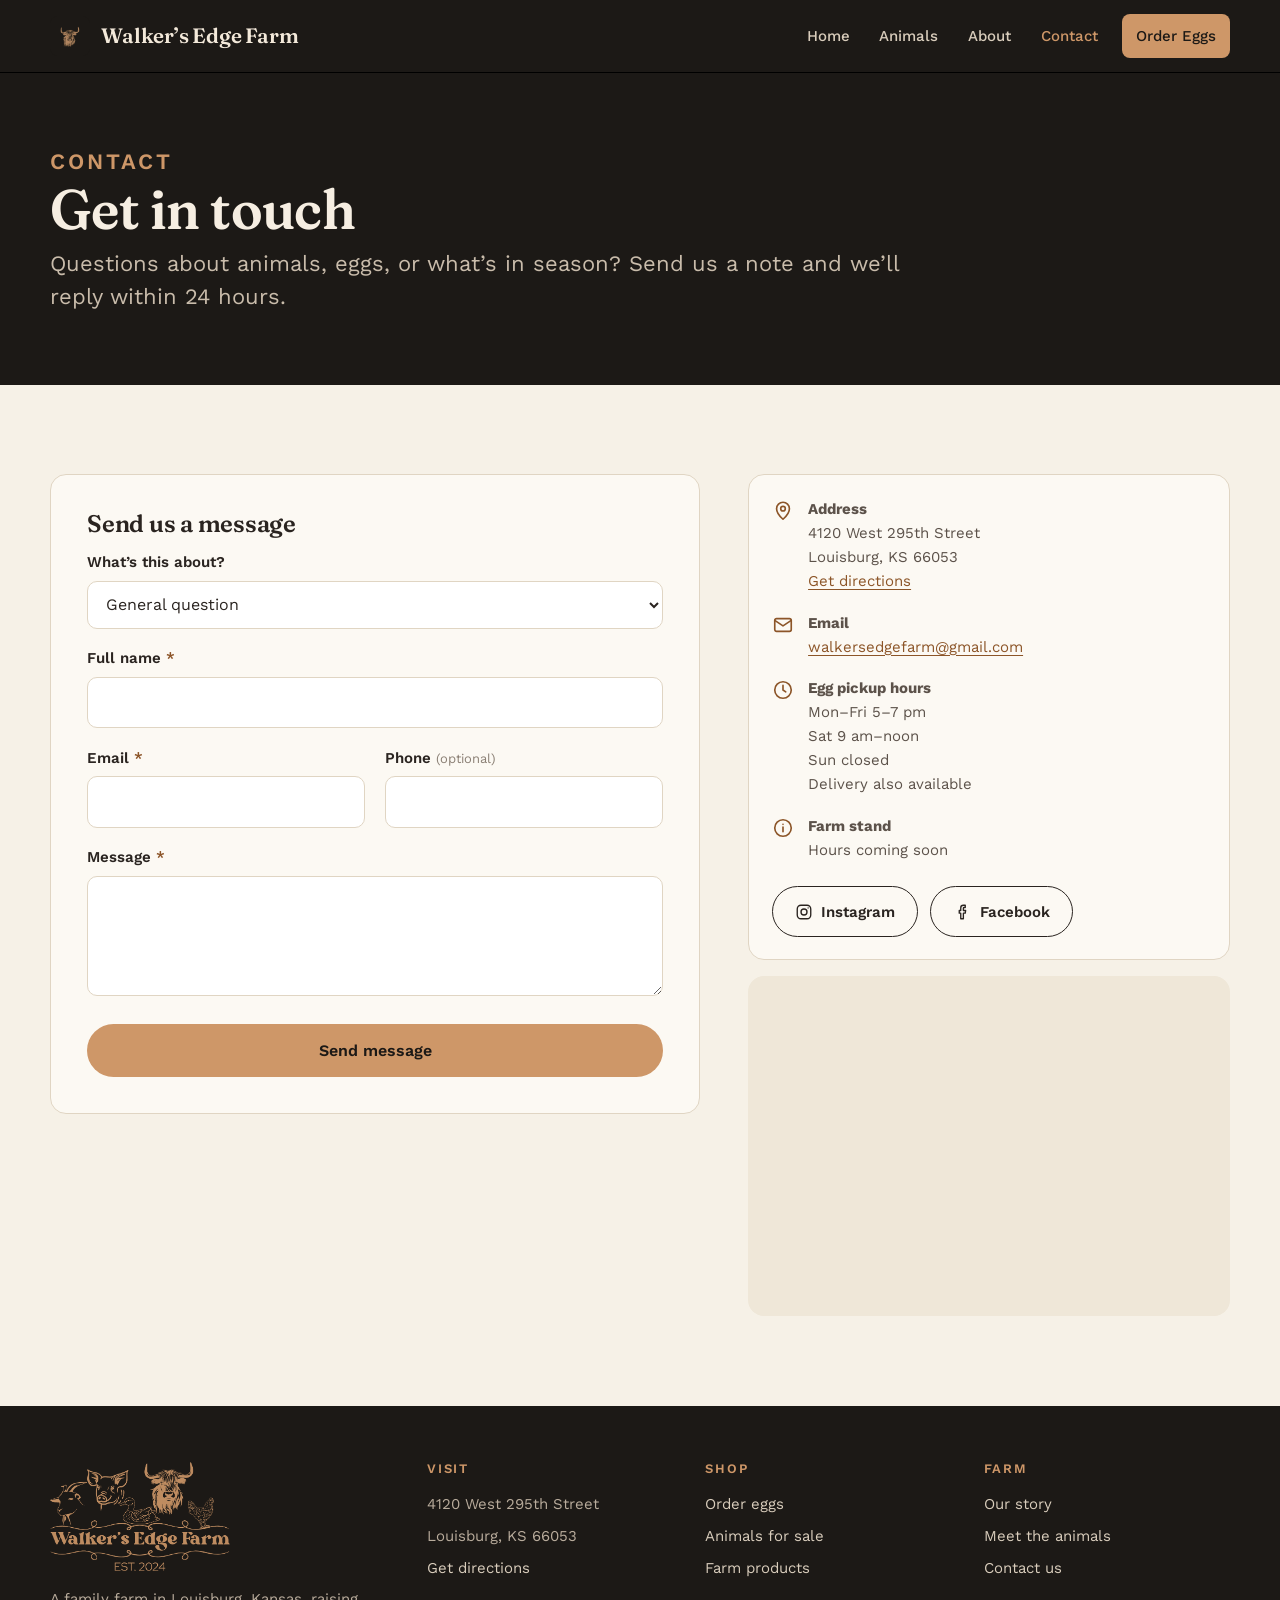
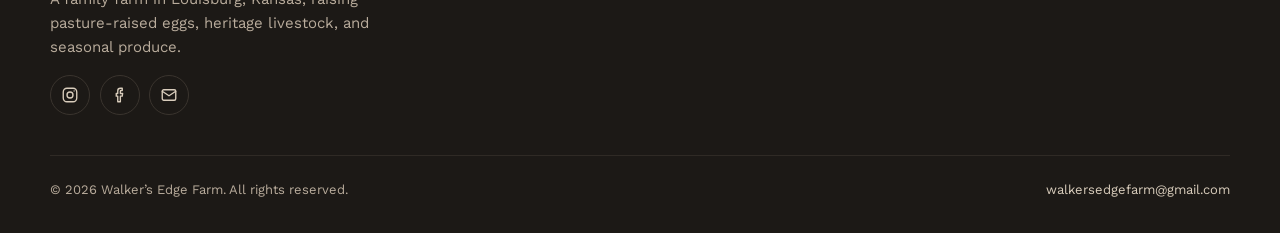
<file: contact.html>
<!DOCTYPE html>
<html lang="en">
<head>
<meta charset="UTF-8">
<meta name="viewport" content="width=device-width, initial-scale=1">
<title>Contact Us | Walker's Edge Farm</title>
<meta name="description" content="Contact Walker's Edge Farm in Louisburg, KS about eggs, goats for sale, Highland cattle, Kunekune pigs, and seasonal produce.">
<link rel="canonical" href="https://walkersedgefarm.com/contact.html">
<meta property="og:type" content="website">
<meta property="og:title" content="Contact Us | Walker's Edge Farm">
<meta property="og:description" content="Contact Walker's Edge Farm in Louisburg, KS about eggs, goats for sale, Highland cattle, Kunekune pigs, and seasonal produce.">
<meta property="og:image" content="https://walkersedgefarm.com/img/highland-cattle.jpg">
<meta property="og:url" content="https://walkersedgefarm.com/contact.html">
<meta name="theme-color" content="#1c1916">
<link rel="icon" href="img/favicon.png" type="image/png">
<link rel="apple-touch-icon" href="img/apple-touch-icon.png">
<link rel="preconnect" href="https://fonts.googleapis.com">
<link rel="preconnect" href="https://fonts.gstatic.com" crossorigin>
<link href="https://fonts.googleapis.com/css2?family=Fraunces:opsz,wght,SOFT@9..144,500..700,50&family=Work+Sans:wght@400;500;600&display=swap" rel="stylesheet">
<link rel="stylesheet" href="css/styles.css">

</head>
<body>
<a class="skip" href="#main">Skip to content</a>
<header class="site-header">
  <div class="wrap">
    <a class="brand" href="index.html" aria-label="Walker's Edge Farm home"><img src="img/favicon.png" alt="" width="40" height="40"><span>Walker&rsquo;s Edge Farm</span></a>
    <button class="menu-btn" aria-expanded="false" aria-controls="site-nav"><svg width="20" height="20" viewBox="0 0 24 24" fill="none" stroke="currentColor" stroke-width="1.8" stroke-linecap="round" stroke-linejoin="round" aria-hidden="true"><path d="M4 7h16M4 12h16M4 17h16"/></svg> Menu</button>
    <nav class="nav" id="site-nav" aria-label="Main"><a href="index.html">Home</a><a href="animals.html">Animals</a><a href="about.html">About</a><a href="contact.html" aria-current="page">Contact</a><a class="btn btn--copper" href="order.html">Order Eggs</a></nav>
  </div>
</header>
<main id="main">
<section class="page-head"><div class="wrap"><p class="eyebrow">Contact</p><h1>Get in touch</h1><p>Questions about animals, eggs, or what&rsquo;s in season? Send us a note and we&rsquo;ll reply within 24 hours.</p></div></section>
<section class="section">
  <div class="wrap order-layout">
    <form class="form-card" id="contact-form" action="https://formsubmit.co/walkersedgefarm@gmail.com" method="POST" novalidate>
      <input type="hidden" name="_template" value="table">
      <input type="hidden" name="_subject" id="subject-field" value="Website inquiry">
      <input type="hidden" name="_next" value="https://walkersedgefarm.com/thank-you.html?type=message">
      <input type="hidden" name="_captcha" value="false">
      <input type="text" name="_honey" class="honey" tabindex="-1" autocomplete="off" aria-hidden="true">
      <h2 style="font-size:1.5rem">Send us a message</h2>
      <div class="form-grid">
        <div class="full"><label for="topic">What&rsquo;s this about?</label><select id="topic" name="topic"><option>General question</option><option>Egg order</option><option>Goat for sale: Sven</option><option>Goat for sale: Leif</option><option>Goat for sale: Cutie</option><option>Highland cattle</option><option>Kunekune pigs</option><option>Breeding stock</option><option>Vegetables</option><option>Pumpkins</option><option>Farm visit</option></select></div>
        <div class="full"><label for="c-name">Full name <span class="req">*</span></label><input type="text" id="c-name" name="name" autocomplete="name" required></div>
        <div><label for="c-email">Email <span class="req">*</span></label><input type="email" id="c-email" name="email" autocomplete="email" required></div>
        <div><label for="c-phone">Phone <span class="hint">(optional)</span></label><input type="tel" id="c-phone" name="phone" autocomplete="tel"></div>
        <div class="full"><label for="message">Message <span class="req">*</span></label><textarea id="message" name="message" required></textarea></div>
      </div>
      <p class="form-error" id="contact-error" role="alert" style="color:#a3361f;font-size:var(--text-sm);margin:1rem 0 0" hidden></p>
      <button class="btn btn--copper btn--block" type="submit" style="margin-top:1.25rem;padding-block:1rem;font-size:1rem">Send message</button>
    </form>
    <aside class="info-stack">
      <div class="info">
        <ul class="contact-list">
          <li><svg width="22" height="22" viewBox="0 0 24 24" fill="none" stroke="currentColor" stroke-width="1.8" stroke-linecap="round" stroke-linejoin="round" aria-hidden="true"><path d="M12 21s-7-6.2-7-11.5A7 7 0 0 1 19 9.5C19 14.8 12 21 12 21z"/><circle cx="12" cy="9.5" r="2.5"/></svg><div><strong>Address</strong>4120 West 295th Street<br>Louisburg, KS 66053<br><a href="https://www.google.com/maps/search/?api=1&query=4120+W+295th+St+Louisburg+KS+66053">Get directions</a></div></li>
          <li><svg width="22" height="22" viewBox="0 0 24 24" fill="none" stroke="currentColor" stroke-width="1.8" stroke-linecap="round" stroke-linejoin="round" aria-hidden="true"><rect x="3" y="5" width="18" height="14" rx="2"/><path d="m3 7 9 6 9-6"/></svg><div><strong>Email</strong><a href="mailto:walkersedgefarm@gmail.com">walkersedgefarm@gmail.com</a></div></li>
          <li><svg width="22" height="22" viewBox="0 0 24 24" fill="none" stroke="currentColor" stroke-width="1.8" stroke-linecap="round" stroke-linejoin="round" aria-hidden="true"><circle cx="12" cy="12" r="9"/><path d="M12 7v5l3 2"/></svg><div><strong>Egg pickup hours</strong>Mon&ndash;Fri 5&ndash;7 pm<br>Sat 9 am&ndash;noon<br>Sun closed<br>Delivery also available</div></li>
          <li><svg width="22" height="22" viewBox="0 0 24 24" fill="none" stroke="currentColor" stroke-width="1.8" stroke-linecap="round" stroke-linejoin="round" aria-hidden="true"><circle cx="12" cy="12" r="9"/><path d="M12 11v5M12 8h.01"/></svg><div><strong>Farm stand</strong>Hours coming soon</div></li>
        </ul>
        <div class="btn-row"><a class="btn btn--ghost" href="https://www.instagram.com/walkers_edge_farm"><svg width="18" height="18" viewBox="0 0 24 24" fill="none" stroke="currentColor" stroke-width="1.8" stroke-linecap="round" stroke-linejoin="round" aria-hidden="true"><rect x="3" y="3" width="18" height="18" rx="5"/><circle cx="12" cy="12" r="4"/><path d="M17.5 6.5h.01"/></svg> Instagram</a><a class="btn btn--ghost" href="https://www.facebook.com/people/Walkers-Edge-Farm/61564915550157/"><svg width="18" height="18" viewBox="0 0 24 24" fill="none" stroke="currentColor" stroke-width="1.8" stroke-linecap="round" stroke-linejoin="round" aria-hidden="true"><path d="M15 3h-2.5A3.5 3.5 0 0 0 9 6.5V10H7v3.5h2V21h3.5v-7.5H15l.5-3.5h-3V7a1 1 0 0 1 1-1H15z"/></svg> Facebook</a></div>
      </div>
      <iframe class="map" title="Map to Walker's Edge Farm" src="https://www.google.com/maps?q=4120+W+295th+St,+Louisburg,+KS+66053&output=embed" loading="lazy" referrerpolicy="no-referrer-when-downgrade"></iframe>
    </aside>
  </div>
</section>
</main>
<footer class="site-footer">
  <div class="wrap">
    <div class="foot-grid">
      <div>
        <img class="foot-logo" src="img/logo.png" alt="Walker's Edge Farm, established 2024" width="220" height="134" loading="lazy">
        <p>A family farm in Louisburg, Kansas, raising pasture-raised eggs, heritage livestock, and seasonal produce.</p>
        <div class="socials"><a href="https://www.instagram.com/walkers_edge_farm" aria-label="Instagram"><svg width="18" height="18" viewBox="0 0 24 24" fill="none" stroke="currentColor" stroke-width="1.8" stroke-linecap="round" stroke-linejoin="round" aria-hidden="true"><rect x="3" y="3" width="18" height="18" rx="5"/><circle cx="12" cy="12" r="4"/><path d="M17.5 6.5h.01"/></svg></a><a href="https://www.facebook.com/people/Walkers-Edge-Farm/61564915550157/" aria-label="Facebook"><svg width="18" height="18" viewBox="0 0 24 24" fill="none" stroke="currentColor" stroke-width="1.8" stroke-linecap="round" stroke-linejoin="round" aria-hidden="true"><path d="M15 3h-2.5A3.5 3.5 0 0 0 9 6.5V10H7v3.5h2V21h3.5v-7.5H15l.5-3.5h-3V7a1 1 0 0 1 1-1H15z"/></svg></a><a href="mailto:walkersedgefarm@gmail.com" aria-label="Email"><svg width="18" height="18" viewBox="0 0 24 24" fill="none" stroke="currentColor" stroke-width="1.8" stroke-linecap="round" stroke-linejoin="round" aria-hidden="true"><rect x="3" y="5" width="18" height="14" rx="2"/><path d="m3 7 9 6 9-6"/></svg></a></div>
      </div>
      <div><h2>Visit</h2><ul><li>4120 West 295th Street</li><li>Louisburg, KS 66053</li><li><a href="https://www.google.com/maps/search/?api=1&query=4120+W+295th+St+Louisburg+KS+66053">Get directions</a></li></ul></div>
      <div><h2>Shop</h2><ul><li><a href="order.html">Order eggs</a></li><li><a href="animals.html#for-sale">Animals for sale</a></li><li><a href="index.html#products">Farm products</a></li></ul></div>
      <div><h2>Farm</h2><ul><li><a href="about.html">Our story</a></li><li><a href="animals.html#meet">Meet the animals</a></li><li><a href="contact.html">Contact us</a></li></ul></div>
    </div>
    <div class="foot-bottom"><span>&copy; <span data-year>2026</span> Walker&rsquo;s Edge Farm. All rights reserved.</span><a href="mailto:walkersedgefarm@gmail.com">walkersedgefarm@gmail.com</a></div>
  </div>
</footer>
<script src="js/main.js" defer></script>
</body>
</html>
</file>
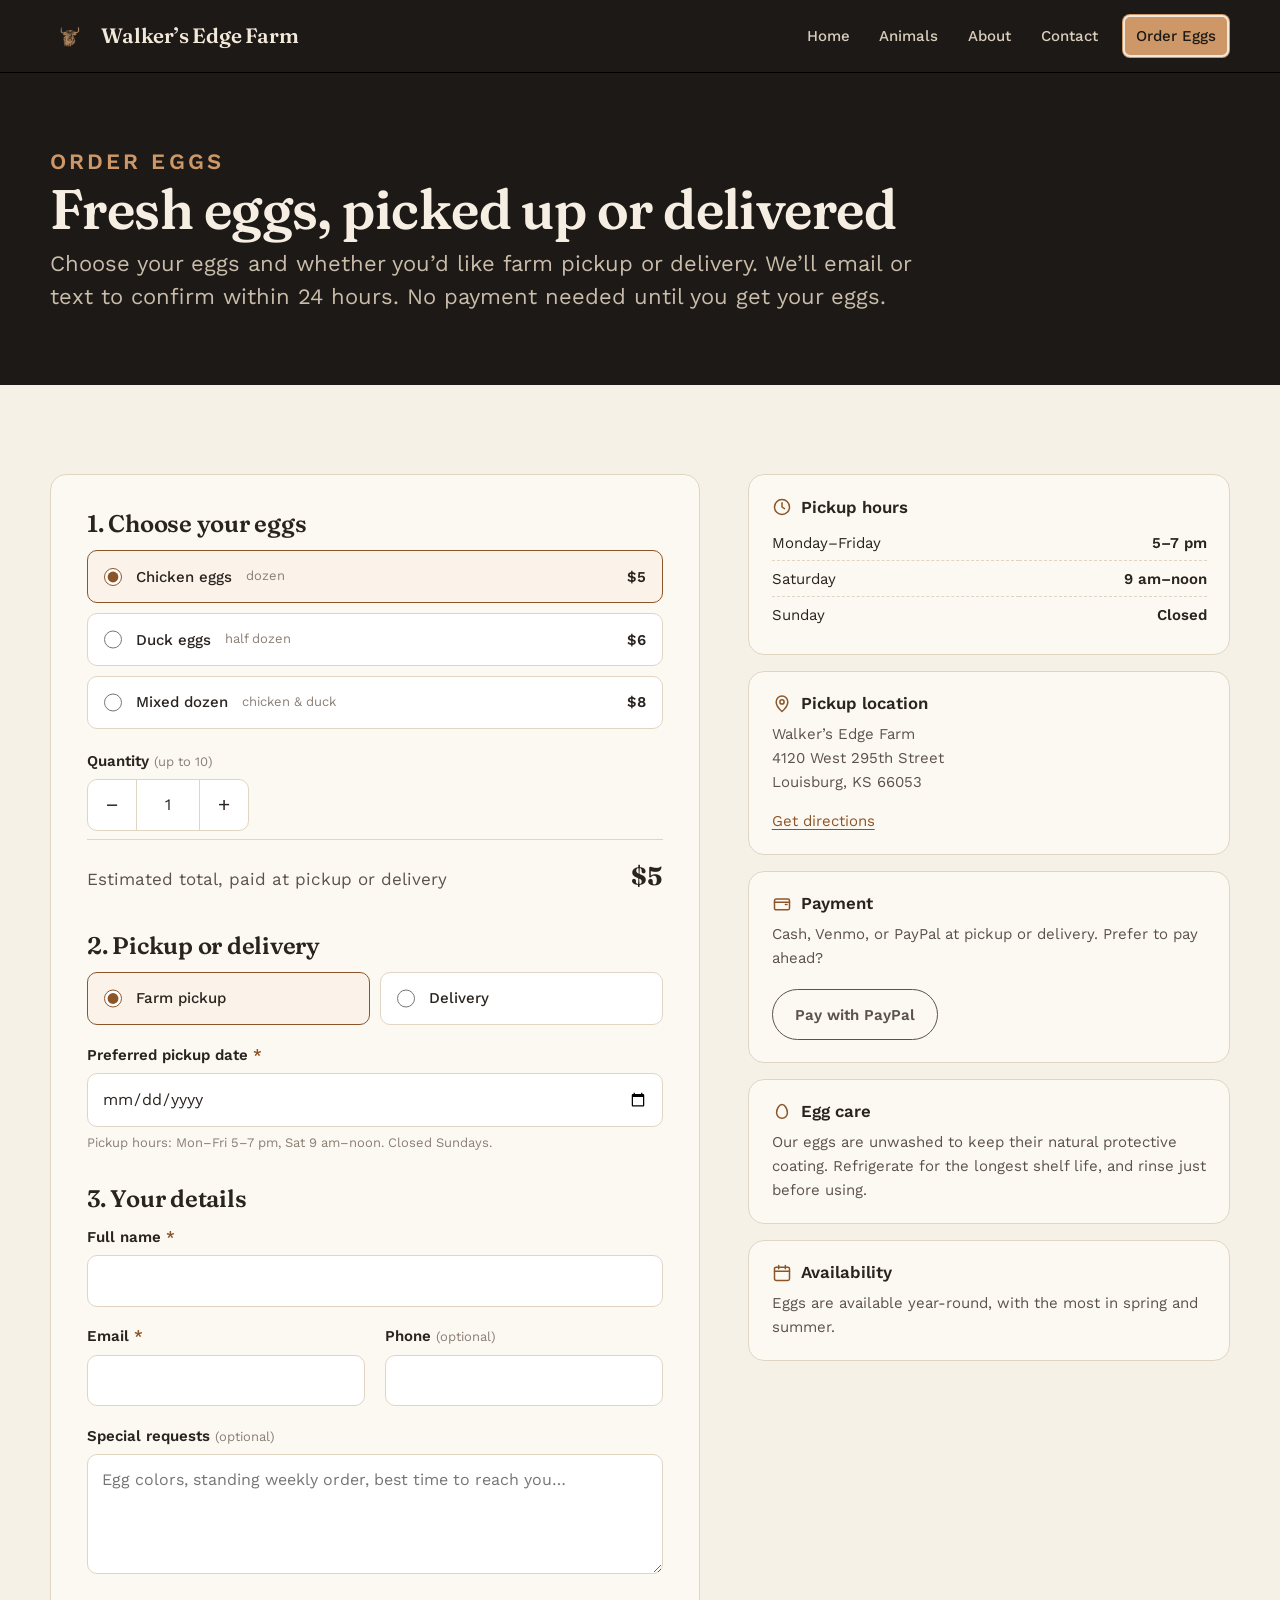
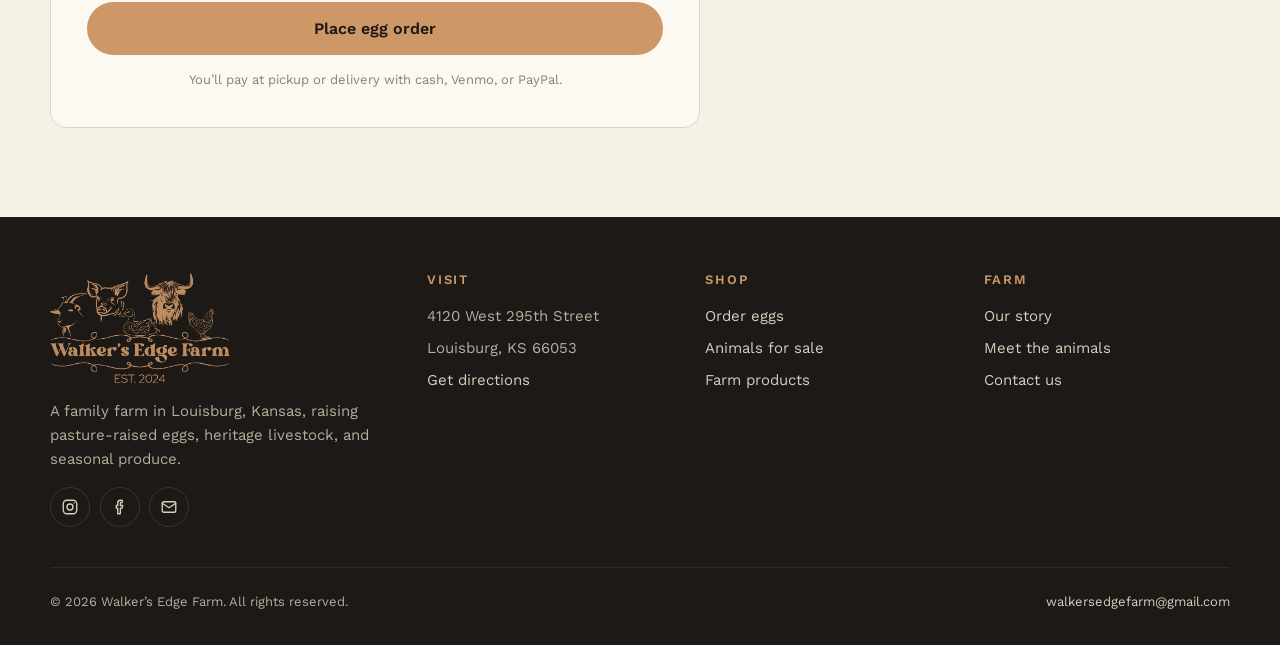
<file: order.html>
<!DOCTYPE html>
<html lang="en">
<head>
<meta charset="UTF-8">
<meta name="viewport" content="width=device-width, initial-scale=1">
<title>Order Fresh Eggs | Walker's Edge Farm</title>
<meta name="description" content="Order pasture-raised chicken and duck eggs from Walker's Edge Farm for farm pickup in Louisburg, KS or delivery. Pay when you get your eggs with cash, Venmo, or PayPal.">
<link rel="canonical" href="https://walkersedgefarm.com/order.html">
<meta property="og:type" content="website">
<meta property="og:title" content="Order Fresh Eggs | Walker's Edge Farm">
<meta property="og:description" content="Order pasture-raised chicken and duck eggs from Walker's Edge Farm for farm pickup in Louisburg, KS or delivery. Pay when you get your eggs with cash, Venmo, or PayPal.">
<meta property="og:image" content="https://walkersedgefarm.com/img/eggs.jpg">
<meta property="og:url" content="https://walkersedgefarm.com/order.html">
<meta name="theme-color" content="#1c1916">
<link rel="icon" href="img/favicon.png" type="image/png">
<link rel="apple-touch-icon" href="img/apple-touch-icon.png">
<link rel="preconnect" href="https://fonts.googleapis.com">
<link rel="preconnect" href="https://fonts.gstatic.com" crossorigin>
<link href="https://fonts.googleapis.com/css2?family=Fraunces:opsz,wght,SOFT@9..144,500..700,50&family=Work+Sans:wght@400;500;600&display=swap" rel="stylesheet">
<link rel="stylesheet" href="css/styles.css">

</head>
<body>
<a class="skip" href="#main">Skip to content</a>
<header class="site-header">
  <div class="wrap">
    <a class="brand" href="index.html" aria-label="Walker's Edge Farm home"><img src="img/favicon.png" alt="" width="40" height="40"><span>Walker&rsquo;s Edge Farm</span></a>
    <button class="menu-btn" aria-expanded="false" aria-controls="site-nav"><svg width="20" height="20" viewBox="0 0 24 24" fill="none" stroke="currentColor" stroke-width="1.8" stroke-linecap="round" stroke-linejoin="round" aria-hidden="true"><path d="M4 7h16M4 12h16M4 17h16"/></svg> Menu</button>
    <nav class="nav" id="site-nav" aria-label="Main"><a href="index.html">Home</a><a href="animals.html">Animals</a><a href="about.html">About</a><a href="contact.html">Contact</a><a class="btn btn--copper" href="order.html" aria-current="page">Order Eggs</a></nav>
  </div>
</header>
<main id="main">
<section class="page-head"><div class="wrap"><p class="eyebrow">Order eggs</p><h1>Fresh eggs, picked up or delivered</h1><p>Choose your eggs and whether you&rsquo;d like farm pickup or delivery. We&rsquo;ll email or text to confirm within 24 hours. No payment needed until you get your eggs.</p></div></section>
<section class="section">
  <div class="wrap order-layout">
    <form class="form-card" id="egg-order-form" action="https://formsubmit.co/walkersedgefarm@gmail.com" method="POST" novalidate>
      <input type="hidden" name="_template" value="table">
      <input type="hidden" name="_subject" value="New egg order from the website">
      <input type="hidden" name="_next" value="https://walkersedgefarm.com/thank-you.html?type=order">
      <input type="hidden" name="_autoresponse" value="Thank you for your egg order from Walker's Edge Farm. We'll contact you within 24 hours to confirm your pickup or delivery time.">
      <input type="hidden" name="_captcha" value="false">
      <input type="text" name="_honey" class="honey" tabindex="-1" autocomplete="off" aria-hidden="true">
      <input type="hidden" name="estimated-total" id="total-field" value="$5">

      <h2 style="font-size:1.5rem">1. Choose your eggs</h2>
      <div class="choice-group" role="radiogroup" aria-label="Egg type" style="margin-bottom:1.25rem">
        <label class="choice"><input type="radio" name="egg-type" value="Chicken eggs (dozen)" data-price="5" checked> Chicken eggs <span class="hint">dozen</span><span class="choice-price">$5</span></label>
        <label class="choice"><input type="radio" name="egg-type" value="Duck eggs (half dozen)" data-price="6"> Duck eggs <span class="hint">half dozen</span><span class="choice-price">$6</span></label>
        <label class="choice"><input type="radio" name="egg-type" value="Mixed dozen (chicken and duck)" data-price="8"> Mixed dozen <span class="hint">chicken &amp; duck</span><span class="choice-price">$8</span></label>
      </div>
      <div style="display:flex;align-items:end;justify-content:space-between;gap:1rem;flex-wrap:wrap">
        <div><label for="quantity">Quantity <span class="hint">(up to 10)</span></label>
        <div class="qty"><button type="button" data-step="-1" aria-label="Decrease quantity">&minus;</button><input type="number" id="quantity" name="quantity" value="1" min="1" max="10" inputmode="numeric"><button type="button" data-step="1" aria-label="Increase quantity">+</button></div></div>
      </div>
      <div class="total"><span class="muted">Estimated total, paid at pickup or delivery</span><strong id="total">$5</strong></div>

      <h2 style="font-size:1.5rem;margin-top:1.25rem">2. Pickup or delivery</h2>
      <div class="choice-row" style="margin-bottom:1.1rem">
        <label class="choice"><input type="radio" name="fulfillment" value="Farm pickup" checked> Farm pickup</label>
        <label class="choice"><input type="radio" name="fulfillment" value="Delivery"> Delivery</label>
      </div>
      <div class="form-grid">
        <div class="full"><label for="pickup-date"><span id="date-label">Preferred pickup date</span> <span class="req">*</span></label><input type="date" id="pickup-date" name="preferred-date" required>
        <p class="hint" id="date-hint" style="margin:.4rem 0 0">Pickup hours: Mon&ndash;Fri 5&ndash;7 pm, Sat 9 am&ndash;noon. Closed Sundays.</p></div>
        <div class="full" id="address-wrap" hidden><label for="address">Delivery address <span class="req">*</span></label><input type="text" id="address" name="delivery-address" autocomplete="street-address"><p class="hint" style="margin:.4rem 0 0">We&rsquo;ll confirm your delivery time when we reach out.</p></div>
      </div>

      <h2 style="font-size:1.5rem;margin-top:2rem">3. Your details</h2>
      <div class="form-grid">
        <div class="full"><label for="name">Full name <span class="req">*</span></label><input type="text" id="name" name="name" autocomplete="name" required></div>
        <div><label for="email">Email <span class="req">*</span></label><input type="email" id="email" name="email" autocomplete="email" required></div>
        <div><label for="phone">Phone <span class="hint">(optional)</span></label><input type="tel" id="phone" name="phone" autocomplete="tel"></div>
        <div class="full"><label for="notes">Special requests <span class="hint">(optional)</span></label><textarea id="notes" name="notes" placeholder="Egg colors, standing weekly order, best time to reach you&hellip;"></textarea></div>
      </div>
      <p class="form-error" id="form-error" role="alert" style="color:#a3361f;font-size:var(--text-sm);margin:1rem 0 0" hidden></p>
      <button class="btn btn--copper btn--block" type="submit" style="margin-top:1.25rem;padding-block:1rem;font-size:1rem">Place egg order</button>
      <p class="form-note">You&rsquo;ll pay at pickup or delivery with cash, Venmo, or PayPal.</p>
    </form>

    <aside class="info-stack" aria-label="Order information">
      <div class="info"><h3><svg width="20" height="20" viewBox="0 0 24 24" fill="none" stroke="currentColor" stroke-width="1.8" stroke-linecap="round" stroke-linejoin="round" aria-hidden="true"><circle cx="12" cy="12" r="9"/><path d="M12 7v5l3 2"/></svg> Pickup hours</h3>
        <table class="hours"><tr><td>Monday&ndash;Friday</td><td>5&ndash;7 pm</td></tr><tr><td>Saturday</td><td>9 am&ndash;noon</td></tr><tr><td>Sunday</td><td>Closed</td></tr></table></div>
      <div class="info"><h3><svg width="20" height="20" viewBox="0 0 24 24" fill="none" stroke="currentColor" stroke-width="1.8" stroke-linecap="round" stroke-linejoin="round" aria-hidden="true"><path d="M12 21s-7-6.2-7-11.5A7 7 0 0 1 19 9.5C19 14.8 12 21 12 21z"/><circle cx="12" cy="9.5" r="2.5"/></svg> Pickup location</h3><p>Walker&rsquo;s Edge Farm<br>4120 West 295th Street<br>Louisburg, KS 66053</p><p><a href="https://www.google.com/maps/search/?api=1&query=4120+W+295th+St+Louisburg+KS+66053">Get directions</a></p></div>
      <div class="info"><h3><svg width="20" height="20" viewBox="0 0 24 24" fill="none" stroke="currentColor" stroke-width="1.8" stroke-linecap="round" stroke-linejoin="round" aria-hidden="true"><rect x="3" y="6" width="18" height="13" rx="2"/><path d="M16 12.5h2M3 10h18"/></svg> Payment</h3><p>Cash, Venmo, or PayPal at pickup or delivery. Prefer to pay ahead?</p><p><a class="btn btn--ghost" href="https://www.paypal.com/ncp/payment/MYETDXRGGTS4J" style="margin-top:.25rem">Pay with PayPal</a></p></div>
      <div class="info"><h3><svg width="20" height="20" viewBox="0 0 24 24" fill="none" stroke="currentColor" stroke-width="1.8" stroke-linecap="round" stroke-linejoin="round" aria-hidden="true"><path d="M12 3c3.5 0 6.5 5.5 6.5 10a6.5 6.5 0 0 1-13 0C5.5 8.5 8.5 3 12 3z"/></svg> Egg care</h3><p>Our eggs are unwashed to keep their natural protective coating. Refrigerate for the longest shelf life, and rinse just before using.</p></div>
      <div class="info"><h3><svg width="20" height="20" viewBox="0 0 24 24" fill="none" stroke="currentColor" stroke-width="1.8" stroke-linecap="round" stroke-linejoin="round" aria-hidden="true"><rect x="3" y="5" width="18" height="16" rx="2"/><path d="M3 10h18M8 3v4M16 3v4"/></svg> Availability</h3><p>Eggs are available year-round, with the most in spring and summer.</p></div>
    </aside>
  </div>
</section>
</main>
<footer class="site-footer">
  <div class="wrap">
    <div class="foot-grid">
      <div>
        <img class="foot-logo" src="img/logo.png" alt="Walker's Edge Farm, established 2024" width="220" height="134" loading="lazy">
        <p>A family farm in Louisburg, Kansas, raising pasture-raised eggs, heritage livestock, and seasonal produce.</p>
        <div class="socials"><a href="https://www.instagram.com/walkers_edge_farm" aria-label="Instagram"><svg width="18" height="18" viewBox="0 0 24 24" fill="none" stroke="currentColor" stroke-width="1.8" stroke-linecap="round" stroke-linejoin="round" aria-hidden="true"><rect x="3" y="3" width="18" height="18" rx="5"/><circle cx="12" cy="12" r="4"/><path d="M17.5 6.5h.01"/></svg></a><a href="https://www.facebook.com/people/Walkers-Edge-Farm/61564915550157/" aria-label="Facebook"><svg width="18" height="18" viewBox="0 0 24 24" fill="none" stroke="currentColor" stroke-width="1.8" stroke-linecap="round" stroke-linejoin="round" aria-hidden="true"><path d="M15 3h-2.5A3.5 3.5 0 0 0 9 6.5V10H7v3.5h2V21h3.5v-7.5H15l.5-3.5h-3V7a1 1 0 0 1 1-1H15z"/></svg></a><a href="mailto:walkersedgefarm@gmail.com" aria-label="Email"><svg width="18" height="18" viewBox="0 0 24 24" fill="none" stroke="currentColor" stroke-width="1.8" stroke-linecap="round" stroke-linejoin="round" aria-hidden="true"><rect x="3" y="5" width="18" height="14" rx="2"/><path d="m3 7 9 6 9-6"/></svg></a></div>
      </div>
      <div><h2>Visit</h2><ul><li>4120 West 295th Street</li><li>Louisburg, KS 66053</li><li><a href="https://www.google.com/maps/search/?api=1&query=4120+W+295th+St+Louisburg+KS+66053">Get directions</a></li></ul></div>
      <div><h2>Shop</h2><ul><li><a href="order.html">Order eggs</a></li><li><a href="animals.html#for-sale">Animals for sale</a></li><li><a href="index.html#products">Farm products</a></li></ul></div>
      <div><h2>Farm</h2><ul><li><a href="about.html">Our story</a></li><li><a href="animals.html#meet">Meet the animals</a></li><li><a href="contact.html">Contact us</a></li></ul></div>
    </div>
    <div class="foot-bottom"><span>&copy; <span data-year>2026</span> Walker&rsquo;s Edge Farm. All rights reserved.</span><a href="mailto:walkersedgefarm@gmail.com">walkersedgefarm@gmail.com</a></div>
  </div>
</footer>
<script src="js/main.js" defer></script>
</body>
</html>
</file>
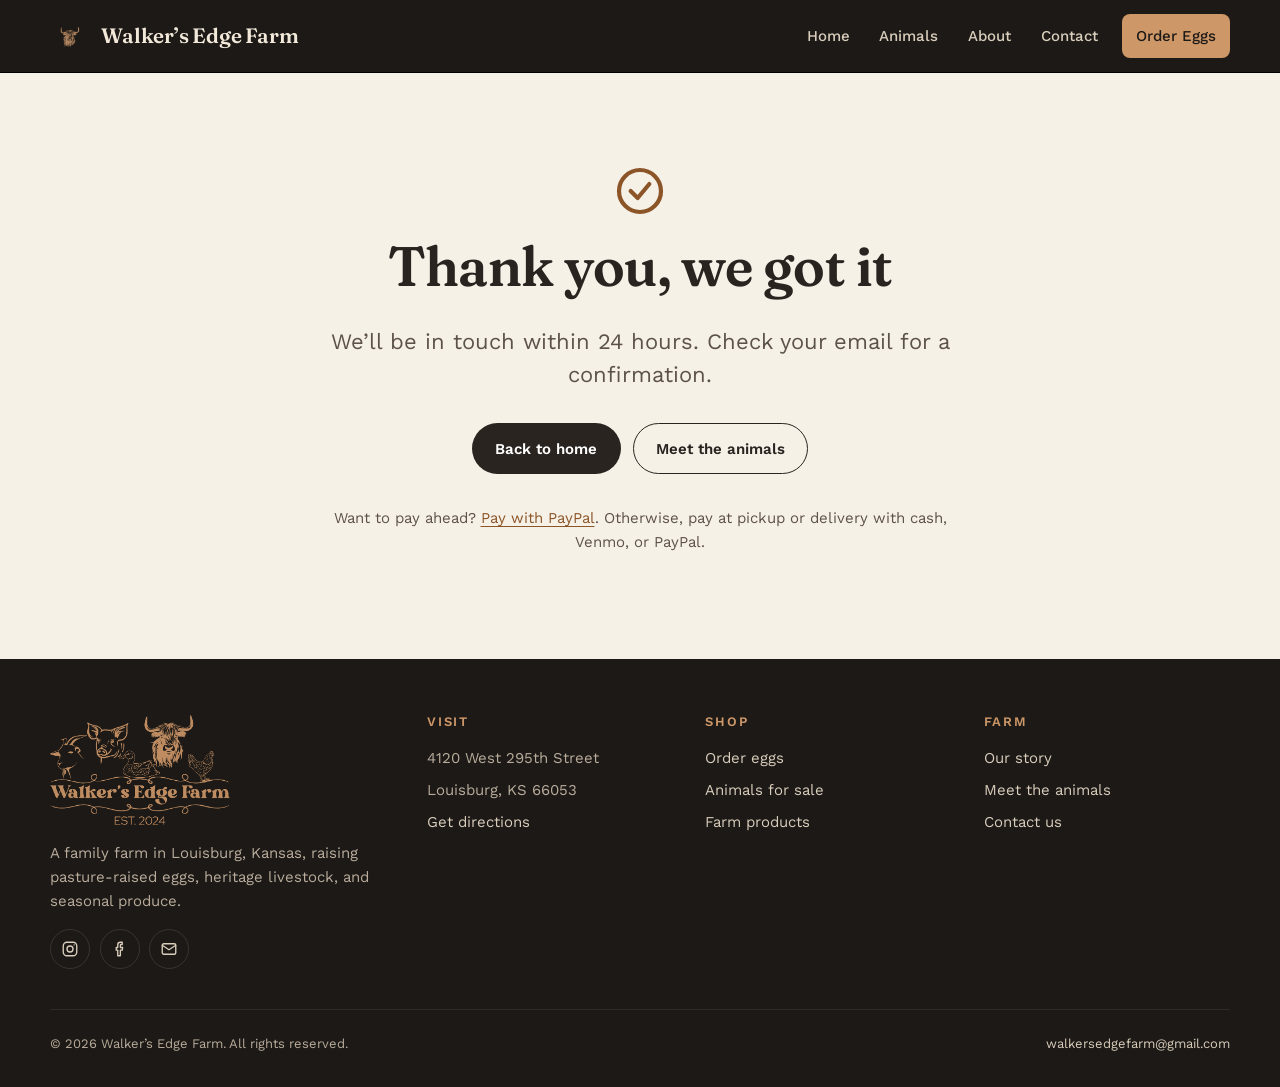
<file: thank-you.html>
<!DOCTYPE html>
<html lang="en">
<head>
<meta charset="UTF-8">
<meta name="viewport" content="width=device-width, initial-scale=1">
<title>Thank You | Walker's Edge Farm</title>
<meta name="description" content="Thanks for contacting Walker's Edge Farm.">
<link rel="canonical" href="https://walkersedgefarm.com/thank-you.html">
<meta property="og:type" content="website">
<meta property="og:title" content="Thank You | Walker's Edge Farm">
<meta property="og:description" content="Thanks for contacting Walker's Edge Farm.">
<meta property="og:image" content="https://walkersedgefarm.com/img/highland-cattle.jpg">
<meta property="og:url" content="https://walkersedgefarm.com/thank-you.html">
<meta name="theme-color" content="#1c1916">
<link rel="icon" href="img/favicon.png" type="image/png">
<link rel="apple-touch-icon" href="img/apple-touch-icon.png">
<link rel="preconnect" href="https://fonts.googleapis.com">
<link rel="preconnect" href="https://fonts.gstatic.com" crossorigin>
<link href="https://fonts.googleapis.com/css2?family=Fraunces:opsz,wght,SOFT@9..144,500..700,50&family=Work+Sans:wght@400;500;600&display=swap" rel="stylesheet">
<link rel="stylesheet" href="css/styles.css">
<meta name="robots" content="noindex">

</head>
<body>
<a class="skip" href="#main">Skip to content</a>
<header class="site-header">
  <div class="wrap">
    <a class="brand" href="index.html" aria-label="Walker's Edge Farm home"><img src="img/favicon.png" alt="" width="40" height="40"><span>Walker&rsquo;s Edge Farm</span></a>
    <button class="menu-btn" aria-expanded="false" aria-controls="site-nav"><svg width="20" height="20" viewBox="0 0 24 24" fill="none" stroke="currentColor" stroke-width="1.8" stroke-linecap="round" stroke-linejoin="round" aria-hidden="true"><path d="M4 7h16M4 12h16M4 17h16"/></svg> Menu</button>
    <nav class="nav" id="site-nav" aria-label="Main"><a href="index.html">Home</a><a href="animals.html">Animals</a><a href="about.html">About</a><a href="contact.html">Contact</a><a class="btn btn--copper" href="order.html">Order Eggs</a></nav>
  </div>
</header>
<main id="main">
<section class="section"><div class="wrap center" style="max-width:640px">
  <div style="color:var(--copper-deep);display:flex;justify-content:center;margin-bottom:1rem"><svg width="56" height="56" viewBox="0 0 24 24" fill="none" stroke="currentColor" stroke-width="1.8" stroke-linecap="round" stroke-linejoin="round" aria-hidden="true"><circle cx="12" cy="12" r="9"/><path d="m8 12 3 3 5-6"/></svg></div>
  <h1 id="thanks-title">Thank you, we got it</h1>
  <p class="lede" id="thanks-body" style="margin-inline:auto">We&rsquo;ll be in touch within 24 hours. Check your email for a confirmation.</p>
  <div class="btn-row" style="justify-content:center;margin-top:2rem"><a class="btn btn--dark" href="index.html">Back to home</a><a class="btn btn--ghost" href="animals.html">Meet the animals</a></div>
  <p class="muted" style="margin-top:2rem;font-size:var(--text-sm)">Want to pay ahead? <a href="https://www.paypal.com/ncp/payment/MYETDXRGGTS4J">Pay with PayPal</a>. Otherwise, pay at pickup or delivery with cash, Venmo, or PayPal.</p>
</div></section>
</main>
<footer class="site-footer">
  <div class="wrap">
    <div class="foot-grid">
      <div>
        <img class="foot-logo" src="img/logo.png" alt="Walker's Edge Farm, established 2024" width="220" height="134" loading="lazy">
        <p>A family farm in Louisburg, Kansas, raising pasture-raised eggs, heritage livestock, and seasonal produce.</p>
        <div class="socials"><a href="https://www.instagram.com/walkers_edge_farm" aria-label="Instagram"><svg width="18" height="18" viewBox="0 0 24 24" fill="none" stroke="currentColor" stroke-width="1.8" stroke-linecap="round" stroke-linejoin="round" aria-hidden="true"><rect x="3" y="3" width="18" height="18" rx="5"/><circle cx="12" cy="12" r="4"/><path d="M17.5 6.5h.01"/></svg></a><a href="https://www.facebook.com/people/Walkers-Edge-Farm/61564915550157/" aria-label="Facebook"><svg width="18" height="18" viewBox="0 0 24 24" fill="none" stroke="currentColor" stroke-width="1.8" stroke-linecap="round" stroke-linejoin="round" aria-hidden="true"><path d="M15 3h-2.5A3.5 3.5 0 0 0 9 6.5V10H7v3.5h2V21h3.5v-7.5H15l.5-3.5h-3V7a1 1 0 0 1 1-1H15z"/></svg></a><a href="mailto:walkersedgefarm@gmail.com" aria-label="Email"><svg width="18" height="18" viewBox="0 0 24 24" fill="none" stroke="currentColor" stroke-width="1.8" stroke-linecap="round" stroke-linejoin="round" aria-hidden="true"><rect x="3" y="5" width="18" height="14" rx="2"/><path d="m3 7 9 6 9-6"/></svg></a></div>
      </div>
      <div><h2>Visit</h2><ul><li>4120 West 295th Street</li><li>Louisburg, KS 66053</li><li><a href="https://www.google.com/maps/search/?api=1&query=4120+W+295th+St+Louisburg+KS+66053">Get directions</a></li></ul></div>
      <div><h2>Shop</h2><ul><li><a href="order.html">Order eggs</a></li><li><a href="animals.html#for-sale">Animals for sale</a></li><li><a href="index.html#products">Farm products</a></li></ul></div>
      <div><h2>Farm</h2><ul><li><a href="about.html">Our story</a></li><li><a href="animals.html#meet">Meet the animals</a></li><li><a href="contact.html">Contact us</a></li></ul></div>
    </div>
    <div class="foot-bottom"><span>&copy; <span data-year>2026</span> Walker&rsquo;s Edge Farm. All rights reserved.</span><a href="mailto:walkersedgefarm@gmail.com">walkersedgefarm@gmail.com</a></div>
  </div>
</footer>
<script src="js/main.js" defer></script>
</body>
</html>
</file>
<file: css/styles.css>
/* Walker's Edge Farm — site styles */
:root {
  --bg: #f6f1e7;
  --surface: #fcf9f3;
  --surface-2: #efe7d8;
  --ink: #2a2420;
  --ink-soft: #5c524a;
  --ink-faint: #8a7f74;
  --line: #e0d5c3;
  --copper: #ce9768;       /* logo copper — use on dark only */
  --copper-deep: #8c5528;  /* accessible on cream */
  --copper-hover: #74441f;
  --night: #1c1916;
  --night-2: #26221e;
  --pasture: #4c5a3a;

  --font-display: 'Fraunces', 'Georgia', serif;
  --font-body: 'Work Sans', 'Helvetica Neue', sans-serif;

  --text-xs: 0.8125rem;
  --text-sm: 0.9375rem;
  --text-base: 1.0625rem;
  --text-lg: clamp(1.15rem, 1rem + 0.5vw, 1.375rem);
  --text-xl: clamp(1.6rem, 1.2rem + 1.4vw, 2.25rem);
  --text-2xl: clamp(2.1rem, 1.4rem + 2.6vw, 3.5rem);

  --radius: 10px;
  --radius-lg: 16px;
  --shadow: 0 1px 2px rgba(42, 36, 32, .06), 0 8px 24px -12px rgba(42, 36, 32, .18);
  --wrap: 1180px;
  --section: clamp(3.5rem, 7vw, 6.5rem);
}

*, *::before, *::after { box-sizing: border-box; }
html { -webkit-text-size-adjust: 100%; scroll-behavior: smooth; }
body {
  margin: 0;
  background: var(--bg);
  color: var(--ink);
  font-family: var(--font-body);
  font-size: var(--text-base);
  line-height: 1.6;
  -webkit-font-smoothing: antialiased;
}
img { max-width: 100%; display: block; height: auto; }
a { color: var(--copper-deep); text-underline-offset: 3px; }
a:hover { color: var(--copper-hover); }
:focus-visible { outline: 3px solid var(--copper); outline-offset: 3px; border-radius: 4px; }

h1, h2, h3 { font-family: var(--font-display); font-weight: 600; line-height: 1.12; margin: 0 0 .5em; letter-spacing: -0.01em; font-variation-settings: "SOFT" 50, "WONK" 0; }
h1 { font-size: var(--text-2xl); }
h2 { font-size: var(--text-xl); }
h3 { font-size: var(--text-lg); font-family: var(--font-body); font-weight: 600; letter-spacing: 0; }
p { margin: 0 0 1em; }
.lede { font-size: var(--text-lg); color: var(--ink-soft); max-width: 60ch; line-height: 1.5; }
.muted { color: var(--ink-soft); }
.eyebrow { font-size: var(--text-xs); font-weight: 600; text-transform: uppercase; letter-spacing: .14em; color: var(--copper-deep); margin: 0 0 .9rem; }

.wrap { width: min(100% - 2.5rem, var(--wrap)); margin-inline: auto; }
.section { padding-block: var(--section); }
.section--tint { background: var(--surface-2); }
.section--dark { background: var(--night); color: #efe6d8; }
.section--dark .eyebrow { color: var(--copper); }
.section--dark .muted { color: #b9ac9c; }
.section-head { display: flex; justify-content: space-between; align-items: end; gap: 1.5rem; margin-bottom: 2.25rem; flex-wrap: wrap; }
.section-head h2 { margin: 0; }
.section-head p { margin: .5rem 0 0; }

.skip { position: absolute; left: -999px; top: 0; background: var(--ink); color: #fff; padding: .6rem 1rem; z-index: 100; }
.skip:focus { left: 1rem; top: 1rem; }

/* Header */
.site-header { position: sticky; top: 0; z-index: 50; background: var(--night); color: #efe6d8; border-bottom: 1px solid #000; }
.site-header .wrap { display: flex; align-items: center; justify-content: space-between; gap: 1rem; min-height: 72px; }
.brand { display: flex; align-items: center; gap: .7rem; color: #f3e9da; text-decoration: none; }
.brand img { width: 40px; height: 40px; border-radius: 8px; }
.brand span { font-family: var(--font-display); font-weight: 600; font-size: 1.3rem; letter-spacing: -0.01em; }
.brand:hover { color: #fff; }
.nav { display: flex; align-items: center; gap: .25rem; }
.nav a { color: #d9cdbc; text-decoration: none; font-size: var(--text-sm); font-weight: 500; padding: .55rem .8rem; border-radius: 8px; }
.nav a:hover { color: #fff; background: rgba(255,255,255,.06); }
.nav a[aria-current="page"] { color: var(--copper); }
.nav .btn { margin-left: .5rem; color: var(--night); }
.nav .btn:hover { color: var(--night); background: #e0ad80; }
.menu-btn { display: none; background: none; border: 1px solid #4a423a; color: #f3e9da; border-radius: 8px; padding: .5rem .75rem; font: inherit; font-size: var(--text-sm); cursor: pointer; }

@media (max-width: 880px) {
  .menu-btn { display: inline-flex; align-items: center; gap: .5rem; }
  .nav { display: none; position: absolute; left: 0; right: 0; top: 100%; background: var(--night); flex-direction: column; align-items: stretch; padding: .5rem 1.25rem 1.25rem; border-bottom: 1px solid #000; }
  .nav.open { display: flex; }
  .nav a { padding: .85rem .5rem; font-size: var(--text-base); border-bottom: 1px solid #2f2a25; border-radius: 0; }
  .nav .btn { margin: 1rem 0 0; text-align: center; border-radius: 999px; border: 0; }
}

/* Buttons */
.btn { display: inline-flex; align-items: center; justify-content: center; gap: .5rem; padding: .8rem 1.4rem; border-radius: 999px; font-weight: 600; font-size: var(--text-sm); text-decoration: none; border: 1.5px solid transparent; cursor: pointer; font-family: inherit; transition: background-color .18s, color .18s, border-color .18s; }
.btn--copper { background: var(--copper); color: var(--night); }
.btn--copper:hover { background: #e0ad80; color: var(--night); }
.btn--dark { background: var(--ink); color: #fff; }
.btn--dark:hover { background: #000; color: #fff; }
.btn--ghost { border-color: currentColor; color: inherit; background: transparent; }
.btn--ghost:hover { background: rgba(127,127,127,.12); color: inherit; }
.btn--block { width: 100%; }
.btn-row { display: flex; flex-wrap: wrap; gap: .75rem; }

/* Hero */
.hero { background: var(--night); color: #efe6d8; overflow: hidden; }
.hero .wrap { display: grid; grid-template-columns: 1.05fr .95fr; gap: clamp(2rem, 5vw, 4.5rem); align-items: center; padding-block: clamp(3rem, 7vw, 6rem); }
.hero-logo { width: min(300px, 70%); margin: 0 0 1.75rem -6px; }
.hero h1 { color: #f6eee2; max-width: 16ch; }
.hero .lede { color: #c9bcab; }
.hero .btn-row { margin-top: 2rem; }
.hero-photos { display: grid; grid-template-columns: 1.3fr 1fr; grid-template-rows: 1fr 1fr; gap: .75rem; aspect-ratio: 1 / 1; }
.hero-photos picture, .hero-photos img { width: 100%; height: 100%; }
.hero-photos img { object-fit: cover; border-radius: var(--radius-lg); }
.hero-photos .tall { grid-row: span 2; }
@media (max-width: 880px) {
  .hero .wrap { grid-template-columns: 1fr; }
  .hero-photos { aspect-ratio: 4 / 3; }
}

/* Info strip */
.facts { background: var(--surface); border-bottom: 1px solid var(--line); }
.facts .wrap { display: grid; grid-template-columns: repeat(3, 1fr); }
.fact { padding: 1.5rem 1.5rem 1.5rem 0; display: flex; gap: .9rem; align-items: flex-start; }
.fact + .fact { border-left: 1px solid var(--line); padding-left: 1.5rem; }
.fact svg { flex: none; color: var(--copper-deep); margin-top: 2px; }
.fact strong { display: block; font-size: var(--text-sm); }
.fact span { font-size: var(--text-sm); color: var(--ink-soft); }
@media (max-width: 760px) {
  .facts .wrap { grid-template-columns: 1fr; }
  .fact, .fact + .fact { border-left: 0; padding: 1.1rem 0; }
  .fact + .fact { border-top: 1px solid var(--line); }
}

/* Cards */
.grid { display: grid; gap: 1.5rem; }
.grid-3 { grid-template-columns: repeat(3, 1fr); }
.grid-2 { grid-template-columns: repeat(2, 1fr); }
@media (max-width: 960px) { .grid-3 { grid-template-columns: repeat(2, 1fr); } }
@media (max-width: 620px) { .grid-3, .grid-2 { grid-template-columns: 1fr; } }

.card { background: var(--surface); border: 1px solid var(--line); border-radius: var(--radius-lg); overflow: hidden; display: flex; flex-direction: column; }
.card-media { aspect-ratio: 4 / 3; overflow: hidden; background: var(--surface-2); }
.card-media img { width: 100%; height: 100%; object-fit: cover; transition: transform .5s ease; }
a.card { text-decoration: none; color: inherit; transition: box-shadow .2s, transform .2s; }
a.card:hover { box-shadow: var(--shadow); transform: translateY(-2px); color: inherit; }
a.card:hover .card-media img { transform: scale(1.03); }
.card-body { padding: 1.25rem 1.35rem 1.4rem; display: flex; flex-direction: column; flex: 1; }
.card-body h3 { margin-bottom: .35rem; }
.card-body p { font-size: var(--text-sm); color: var(--ink-soft); }
.card-foot { margin-top: auto; padding-top: .75rem; display: flex; justify-content: space-between; align-items: center; gap: .75rem; font-size: var(--text-sm); }
.tag { display: inline-block; font-size: var(--text-xs); font-weight: 600; color: var(--pasture); background: #e4e6d6; padding: .2rem .6rem; border-radius: 999px; }
.price { font-family: var(--font-display); font-weight: 600; font-size: 1.35rem; color: var(--ink); }
.link-arrow { font-weight: 600; text-decoration: none; white-space: nowrap; }
.link-arrow::after { content: " \2192"; }

/* Feature split */
.split { display: grid; grid-template-columns: 1fr 1fr; gap: clamp(2rem, 5vw, 4.5rem); align-items: center; }
.split--rev > :first-child { order: 2; }
.split img { border-radius: var(--radius-lg); width: 100%; object-fit: cover; }
@media (max-width: 820px) { .split { grid-template-columns: 1fr; } .split--rev > :first-child { order: 0; } }

.checklist { list-style: none; padding: 0; margin: 1.25rem 0 0; display: grid; gap: .6rem; }
.checklist li { padding-left: 1.75rem; position: relative; }
.checklist li::before { content: ""; position: absolute; left: 0; top: .5em; width: .7rem; height: .7rem; border-radius: 50%; background: var(--copper); }

/* Page header */
.page-head { background: var(--night); color: #efe6d8; padding-block: clamp(2.75rem, 6vw, 4.5rem); }
.page-head h1 { color: #f6eee2; margin-bottom: .4rem; }
.page-head .eyebrow { color: var(--copper); }
.page-head p { color: #c9bcab; max-width: 62ch; margin: 0; font-size: var(--text-lg); line-height: 1.5; }

/* Forms */
.form-card { background: var(--surface); border: 1px solid var(--line); border-radius: var(--radius-lg); padding: clamp(1.25rem, 3vw, 2.25rem); }
.form-grid { display: grid; grid-template-columns: 1fr 1fr; gap: 1.1rem 1.25rem; }
.form-grid .full { grid-column: 1 / -1; }
@media (max-width: 620px) { .form-grid { grid-template-columns: 1fr; } }
label, .label { display: block; font-size: var(--text-sm); font-weight: 600; margin-bottom: .4rem; }
.req { color: var(--copper-deep); }
.hint { font-weight: 400; color: var(--ink-faint); font-size: var(--text-xs); }
input[type=text], input[type=email], input[type=tel], input[type=number], input[type=date], select, textarea {
  width: 100%; font: inherit; font-size: 1rem; color: var(--ink); background: #fff; border: 1.5px solid var(--line); border-radius: var(--radius); padding: .75rem .9rem; min-height: 48px;
}
textarea { min-height: 120px; resize: vertical; }
input:focus, select:focus, textarea:focus { outline: none; border-color: var(--copper-deep); box-shadow: 0 0 0 3px rgba(206, 151, 104, .3); }
.honey { position: absolute; left: -9999px; }

.choice-group { display: grid; gap: .6rem; }
.choice { display: flex; align-items: center; gap: .85rem; border: 1.5px solid var(--line); background: #fff; border-radius: var(--radius); padding: .85rem 1rem; cursor: pointer; font-weight: 500; margin: 0; }
.choice:hover { border-color: #cdbca3; }
.choice input { accent-color: var(--copper-deep); width: 1.15rem; height: 1.15rem; margin: 0; flex: none; }
.choice .choice-price { margin-left: auto; font-weight: 600; }
.choice:has(input:checked) { border-color: var(--copper-deep); background: #fbf3ea; }
.choice-row { display: grid; grid-template-columns: 1fr 1fr; gap: .6rem; }
@media (max-width: 420px) { .choice-row { grid-template-columns: 1fr; } }

.qty { display: inline-flex; align-items: center; border: 1.5px solid var(--line); border-radius: var(--radius); background: #fff; overflow: hidden; }
.qty button { width: 48px; height: 48px; border: 0; background: transparent; font-size: 1.3rem; cursor: pointer; color: var(--ink); }
.qty button:hover { background: var(--surface-2); }
.qty input { width: 64px; text-align: center; border: 0; border-inline: 1.5px solid var(--line); border-radius: 0; min-height: 48px; -moz-appearance: textfield; }
.qty input::-webkit-outer-spin-button, .qty input::-webkit-inner-spin-button { -webkit-appearance: none; margin: 0; }

.total { display: flex; justify-content: space-between; align-items: baseline; padding: 1rem 0; border-top: 1px solid var(--line); margin-top: .5rem; }
.total strong { font-family: var(--font-display); font-size: 1.6rem; }
.form-note { font-size: var(--text-xs); color: var(--ink-faint); margin: .9rem 0 0; text-align: center; }

/* Order layout */
.order-layout { display: grid; grid-template-columns: 1.35fr 1fr; gap: clamp(1.5rem, 4vw, 3rem); align-items: start; }
@media (max-width: 900px) { .order-layout { grid-template-columns: 1fr; } }
.info-stack { display: grid; gap: 1rem; }
.info { background: var(--surface); border: 1px solid var(--line); border-radius: var(--radius-lg); padding: 1.35rem 1.4rem; }
.info h3 { font-size: 1.05rem; margin-bottom: .5rem; display: flex; gap: .6rem; align-items: center; }
.info h3 svg { color: var(--copper-deep); }
.info p, .info li { font-size: var(--text-sm); color: var(--ink-soft); }
.info p:last-child { margin: 0; }
.hours { width: 100%; border-collapse: collapse; font-size: var(--text-sm); }
.hours td { padding: .35rem 0; border-bottom: 1px dashed var(--line); }
.hours tr:last-child td { border-bottom: 0; }
.hours td:last-child { text-align: right; font-weight: 600; color: var(--ink); }
.price-list { list-style: none; padding: 0; margin: 0; }
.price-list li { display: flex; justify-content: space-between; padding: .4rem 0; border-bottom: 1px dashed var(--line); }
.price-list li:last-child { border: 0; }
.price-list b { color: var(--ink); }

/* Animals for sale */
.sale-card .card-media { aspect-ratio: 1 / 1; }
.sale-meta { display: flex; flex-wrap: wrap; gap: .4rem; margin-bottom: .75rem; }
.sale-meta span { font-size: var(--text-xs); color: var(--ink-soft); background: var(--surface-2); padding: .2rem .6rem; border-radius: 999px; }
.notice { display: flex; gap: .9rem; align-items: center; background: #e9ead9; color: #3b4630; border-radius: var(--radius-lg); padding: 1rem 1.25rem; margin-top: 1.75rem; font-size: var(--text-sm); }
.notice svg { flex: none; }

.animal-row { display: grid; grid-template-columns: 200px 1fr; gap: 1.5rem; align-items: center; padding: 1.5rem 0; border-bottom: 1px solid var(--line); }

.animal-row img { border-radius: var(--radius); aspect-ratio: 1 / 1; object-fit: cover; width: 100%; }
.animal-row h3 { margin-bottom: .25rem; }
.animal-row p { margin: 0 0 .5rem; color: var(--ink-soft); }
@media (max-width: 560px) { .animal-row { grid-template-columns: 96px 1fr; gap: 1rem; align-items: start; } .animal-row p { font-size: var(--text-sm); } }

/* Contact */
.contact-list { list-style: none; padding: 0; margin: 0 0 1.5rem; display: grid; gap: 1.1rem; }
.contact-list li { display: flex; gap: .9rem; }
.contact-list svg { flex: none; color: var(--copper-deep); margin-top: 3px; }
.contact-list strong { display: block; font-size: var(--text-sm); }
.map { border: 0; width: 100%; height: 100%; min-height: 340px; border-radius: var(--radius-lg); background: var(--surface-2); }

/* CTA band */
.band { background: var(--night-2); color: #efe6d8; border-radius: var(--radius-lg); padding: clamp(1.75rem, 4vw, 3rem); display: flex; justify-content: space-between; align-items: center; gap: 1.5rem; flex-wrap: wrap; }
.band h2 { color: #f6eee2; margin: 0 0 .3rem; }
.band p { color: #c3b6a5; margin: 0; }

/* Footer */
.site-footer { background: var(--night); color: #b9ac9c; padding-block: 3.5rem 2rem; font-size: var(--text-sm); }
.foot-grid { display: grid; grid-template-columns: 1.4fr 1fr 1fr 1fr; gap: 2rem; }
.foot-grid h2 { font-family: var(--font-body); font-size: var(--text-xs); text-transform: uppercase; letter-spacing: .14em; color: var(--copper); margin-bottom: 1rem; }
.foot-grid ul { list-style: none; padding: 0; margin: 0; display: grid; gap: .5rem; }
.site-footer a { color: #d9cdbc; text-decoration: none; }
.site-footer a:hover { color: #fff; text-decoration: underline; }
.foot-logo { width: 180px; margin-bottom: 1rem; }
.socials { display: flex; gap: .6rem; margin-top: 1rem; }
.socials a { width: 40px; height: 40px; display: grid; place-items: center; border: 1px solid #3a342e; border-radius: 50%; }
.socials a:hover { border-color: var(--copper); color: var(--copper); }
.foot-bottom { border-top: 1px solid #2f2a25; margin-top: 2.5rem; padding-top: 1.5rem; display: flex; justify-content: space-between; gap: 1rem; flex-wrap: wrap; font-size: var(--text-xs); }
@media (max-width: 820px) { .foot-grid { grid-template-columns: 1fr 1fr; } .foot-grid > :first-child { grid-column: 1 / -1; } }

.center { text-align: center; }
.mt-2 { margin-top: 2rem; }
.stack-sm > * + * { margin-top: .75rem; }
.prose { max-width: 65ch; }
.prose p { color: var(--ink-soft); }
.values { display: grid; grid-template-columns: repeat(3, 1fr); gap: 1.5rem; }
.values > div { border-top: 2px solid var(--copper); padding-top: 1rem; }
.values h3 { margin-bottom: .35rem; }
.values p { color: var(--ink-soft); font-size: var(--text-sm); margin: 0; }
@media (max-width: 760px) { .values { grid-template-columns: 1fr; } }
.photo-row { display: grid; grid-template-columns: 2fr 1fr 1fr; gap: .75rem; }
.photo-row img { width: 100%; height: 100%; aspect-ratio: 4 / 3; object-fit: cover; border-radius: var(--radius); }
.photo-row picture:first-child img { aspect-ratio: auto; }
@media (max-width: 700px) { .photo-row { grid-template-columns: 1fr 1fr; } .photo-row picture:first-child { grid-column: 1 / -1; } .photo-row picture:first-child img { aspect-ratio: 16/9; } }

@media (prefers-reduced-motion: reduce) { * { transition: none !important; scroll-behavior: auto !important; } }
picture { display: block; }
.split picture, .card-media picture { height: 100%; }
.hero-photos picture { overflow: hidden; border-radius: var(--radius-lg); }
.brand span { white-space: nowrap; }
@media (max-width: 420px) { .brand span { font-size: 1.1rem; } .brand img { width: 34px; height: 34px; } }
.nav .btn[aria-current="page"] { color: var(--night); box-shadow: 0 0 0 2px #f3e9da inset; }
.meet-grid { display: grid; grid-template-columns: 1fr 1fr; column-gap: 3rem; }
.meet-grid .animal-row { grid-template-columns: 160px 1fr; padding: 1.5rem 0; }
@media (max-width: 860px) { .meet-grid { grid-template-columns: 1fr; } }
@media (max-width: 560px) { .meet-grid .animal-row { grid-template-columns: 96px 1fr; } }
.photo-row .contain img { object-fit: contain; background: #000; }
</file>
